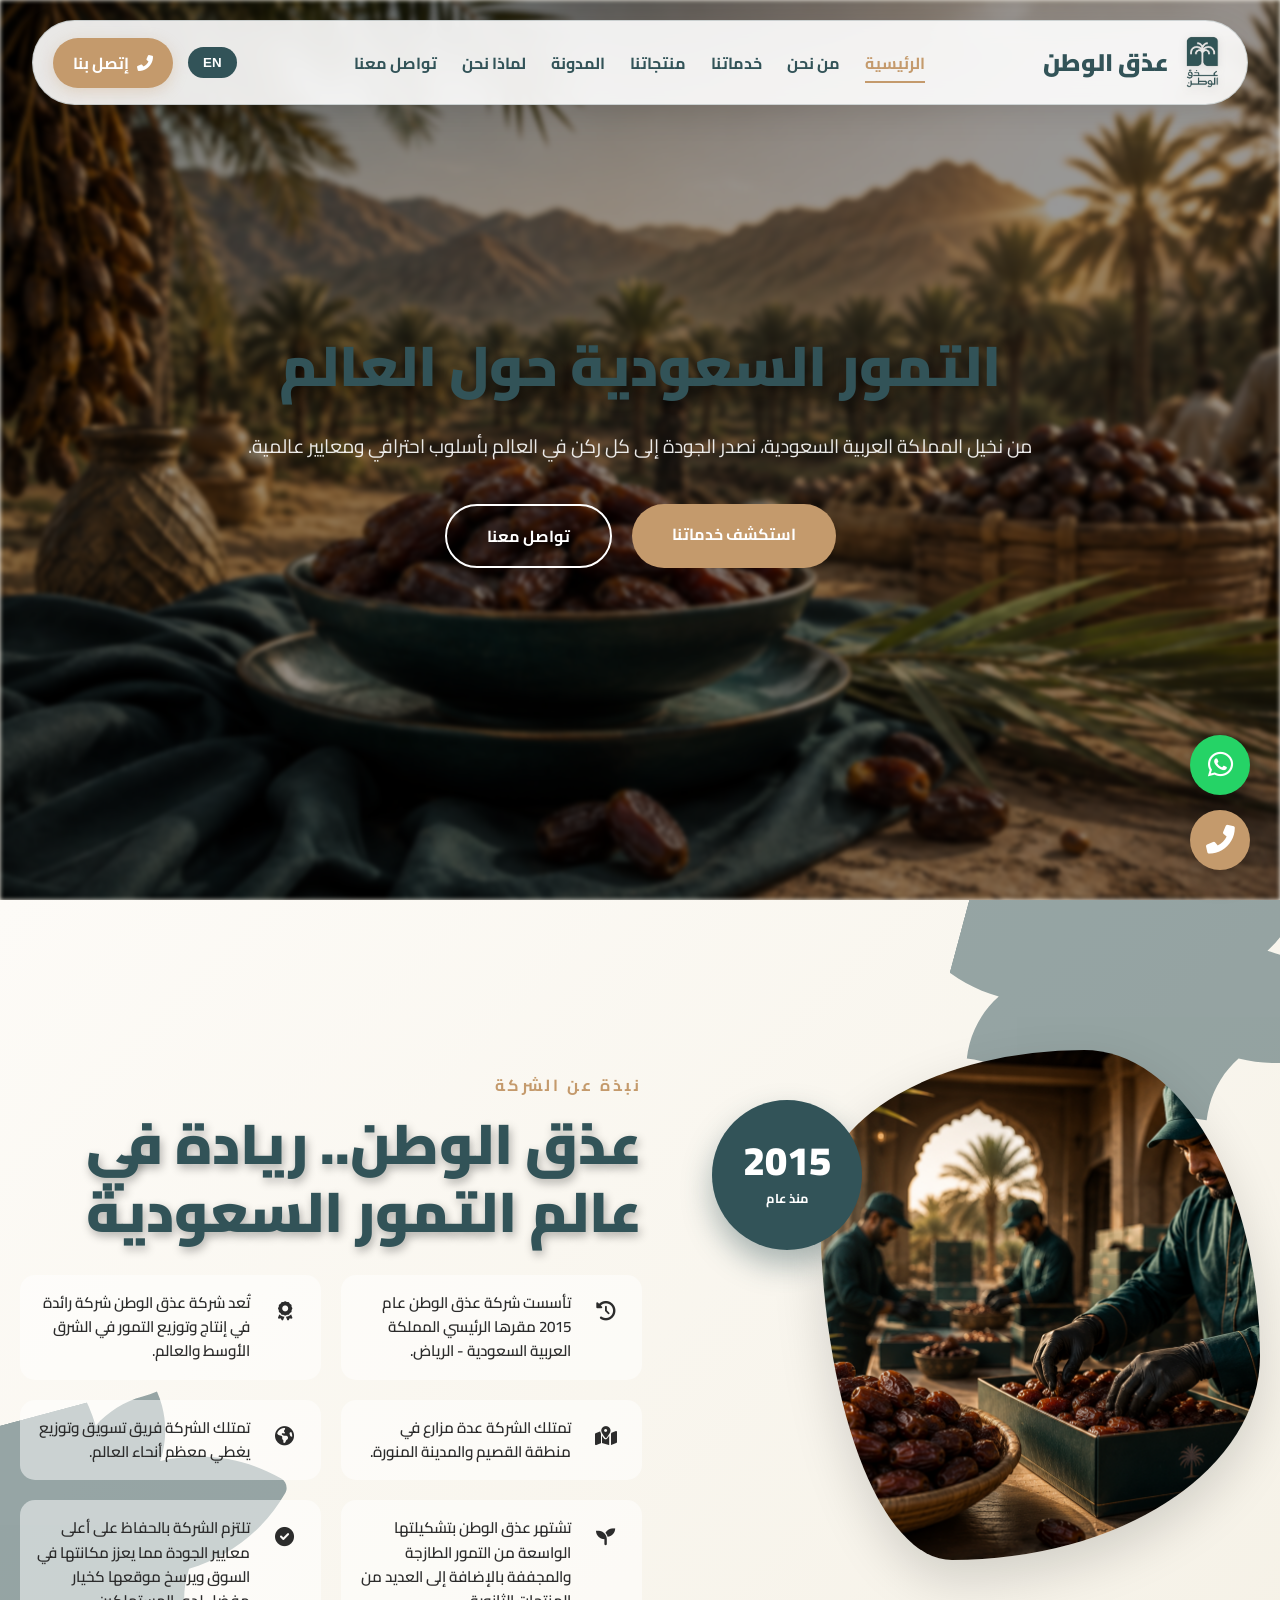
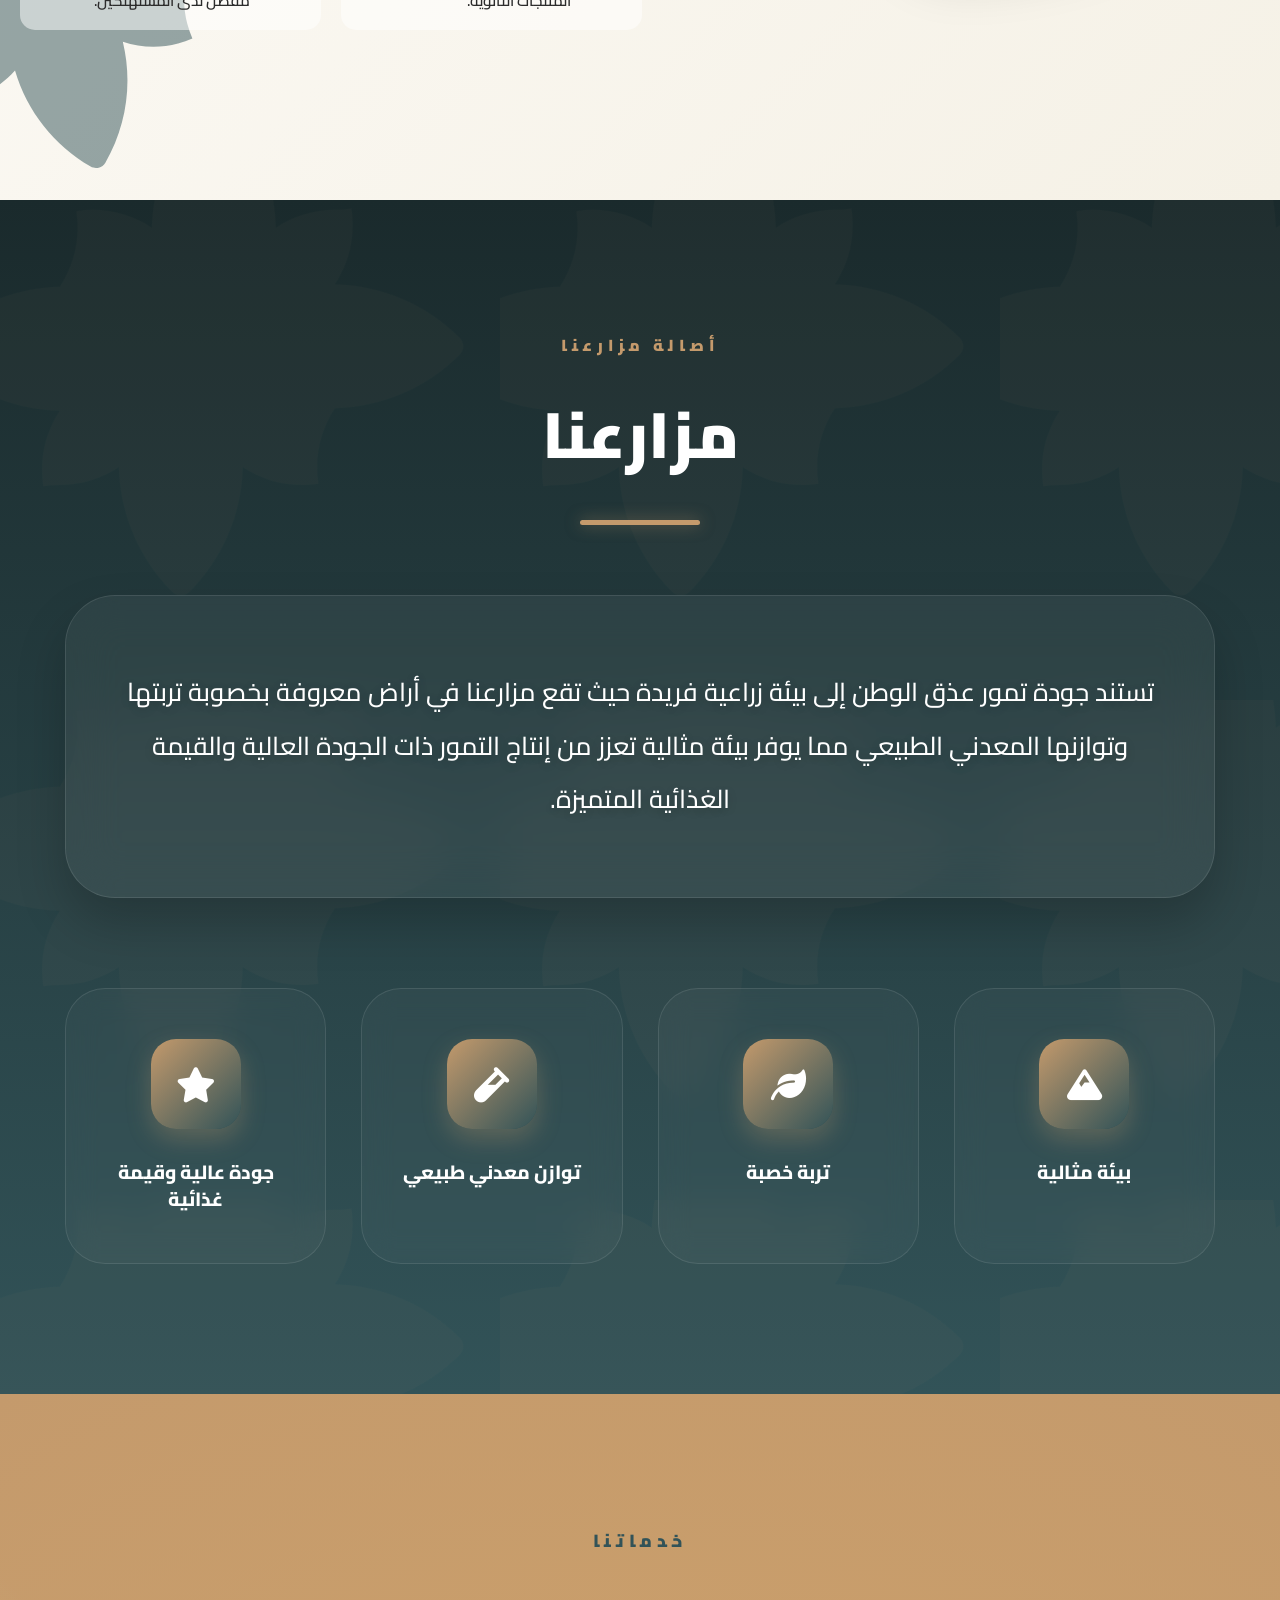
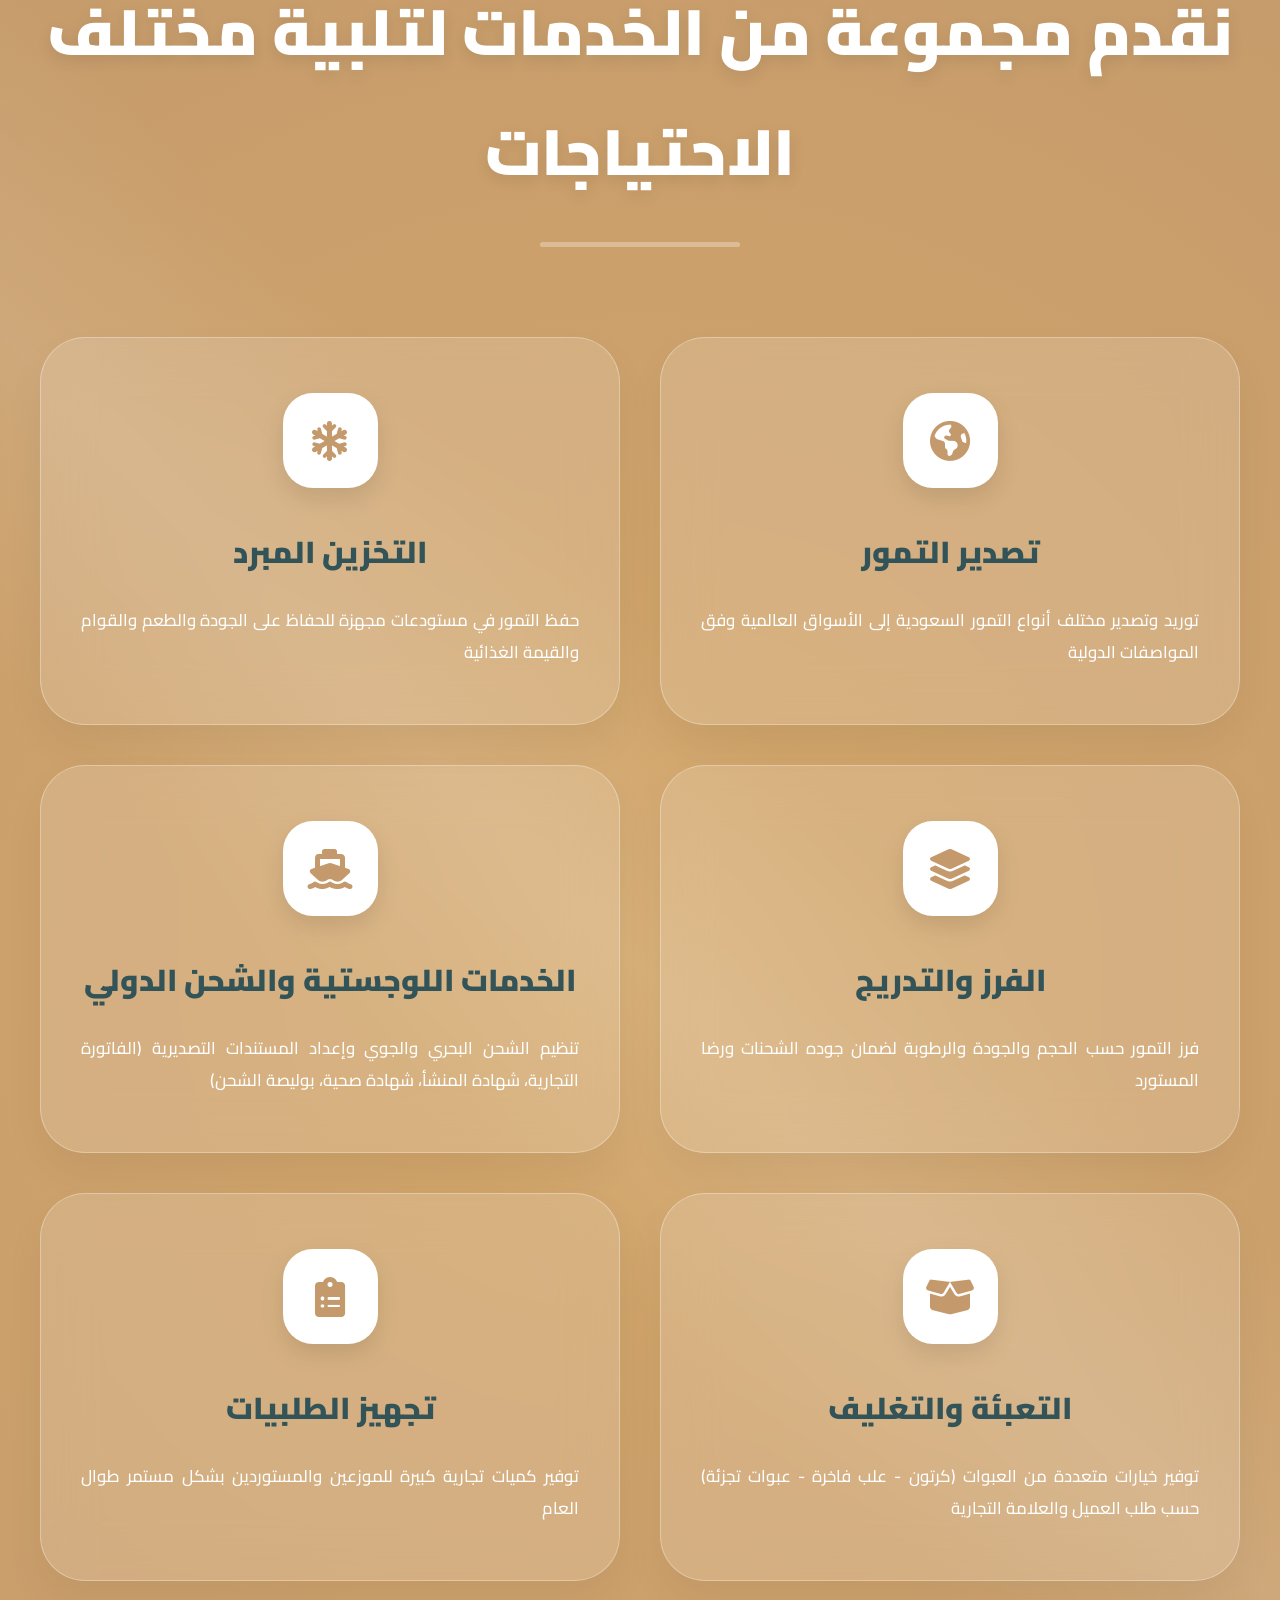
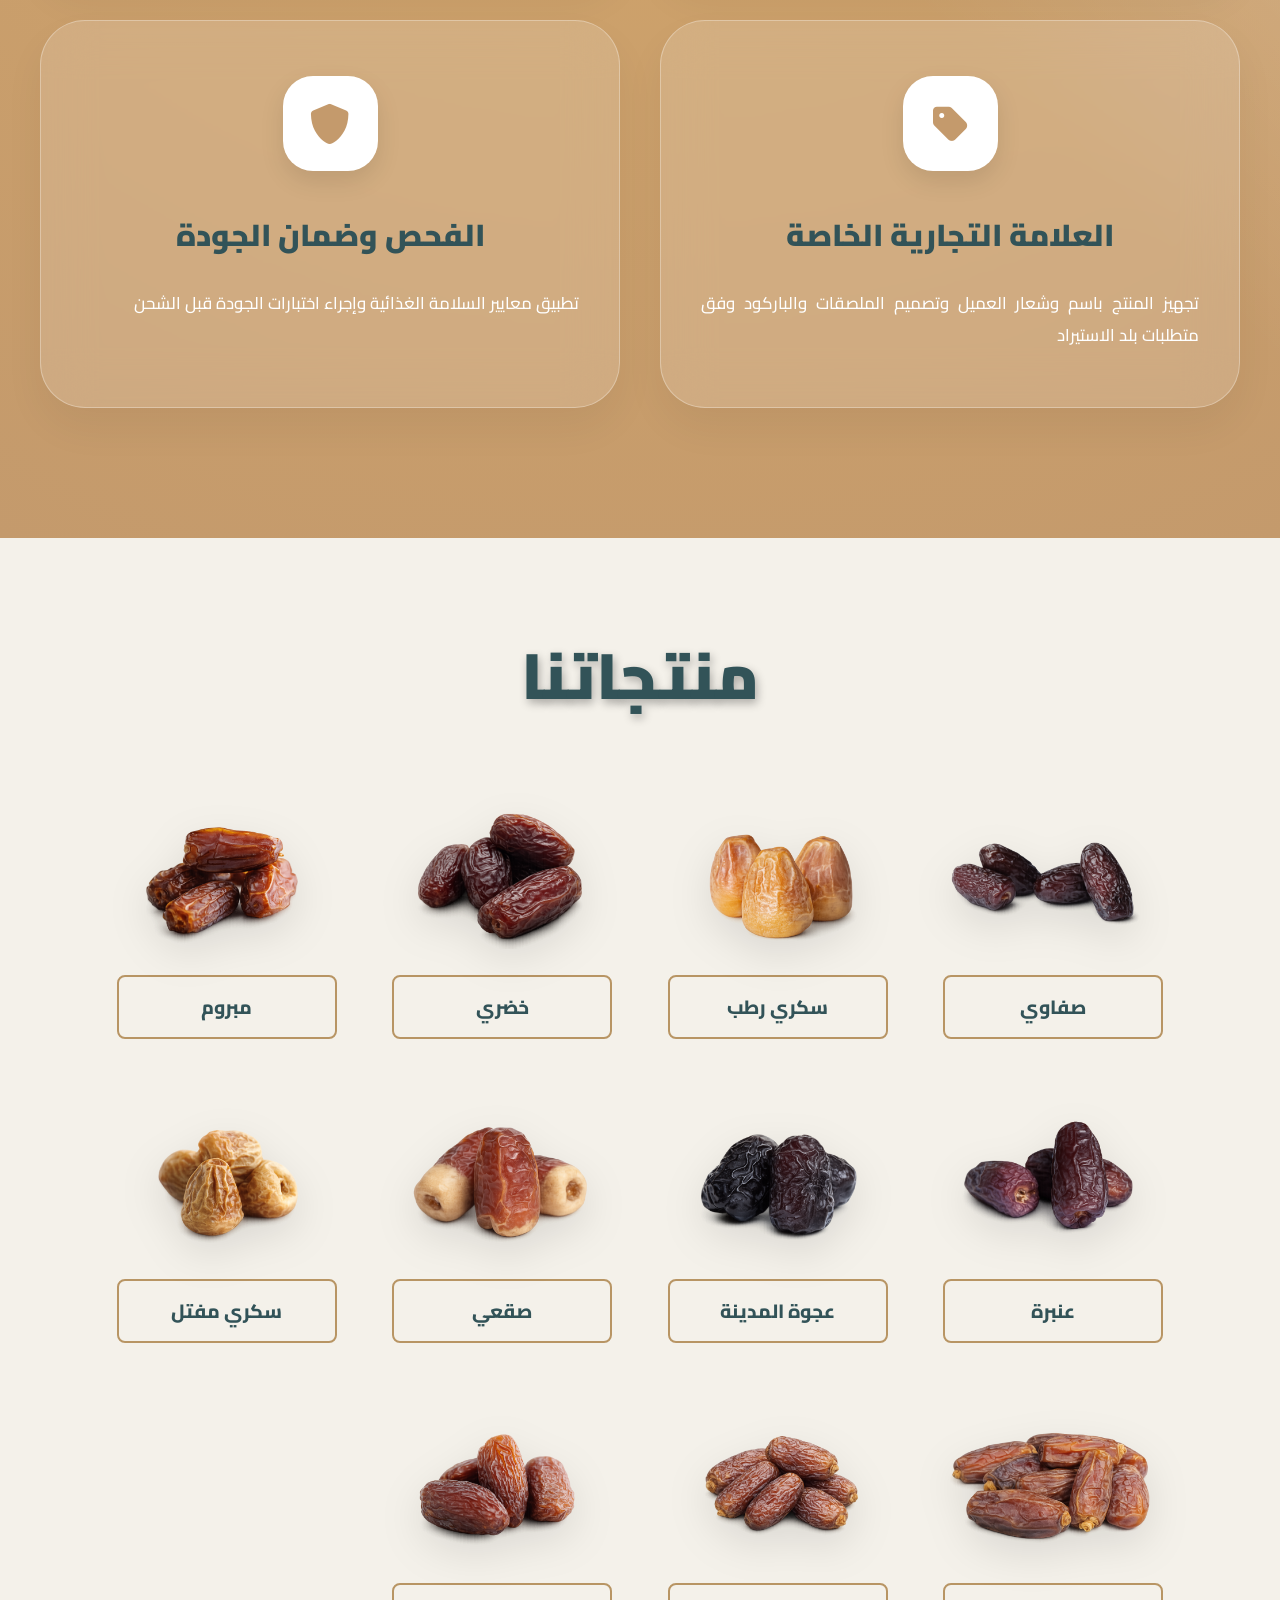
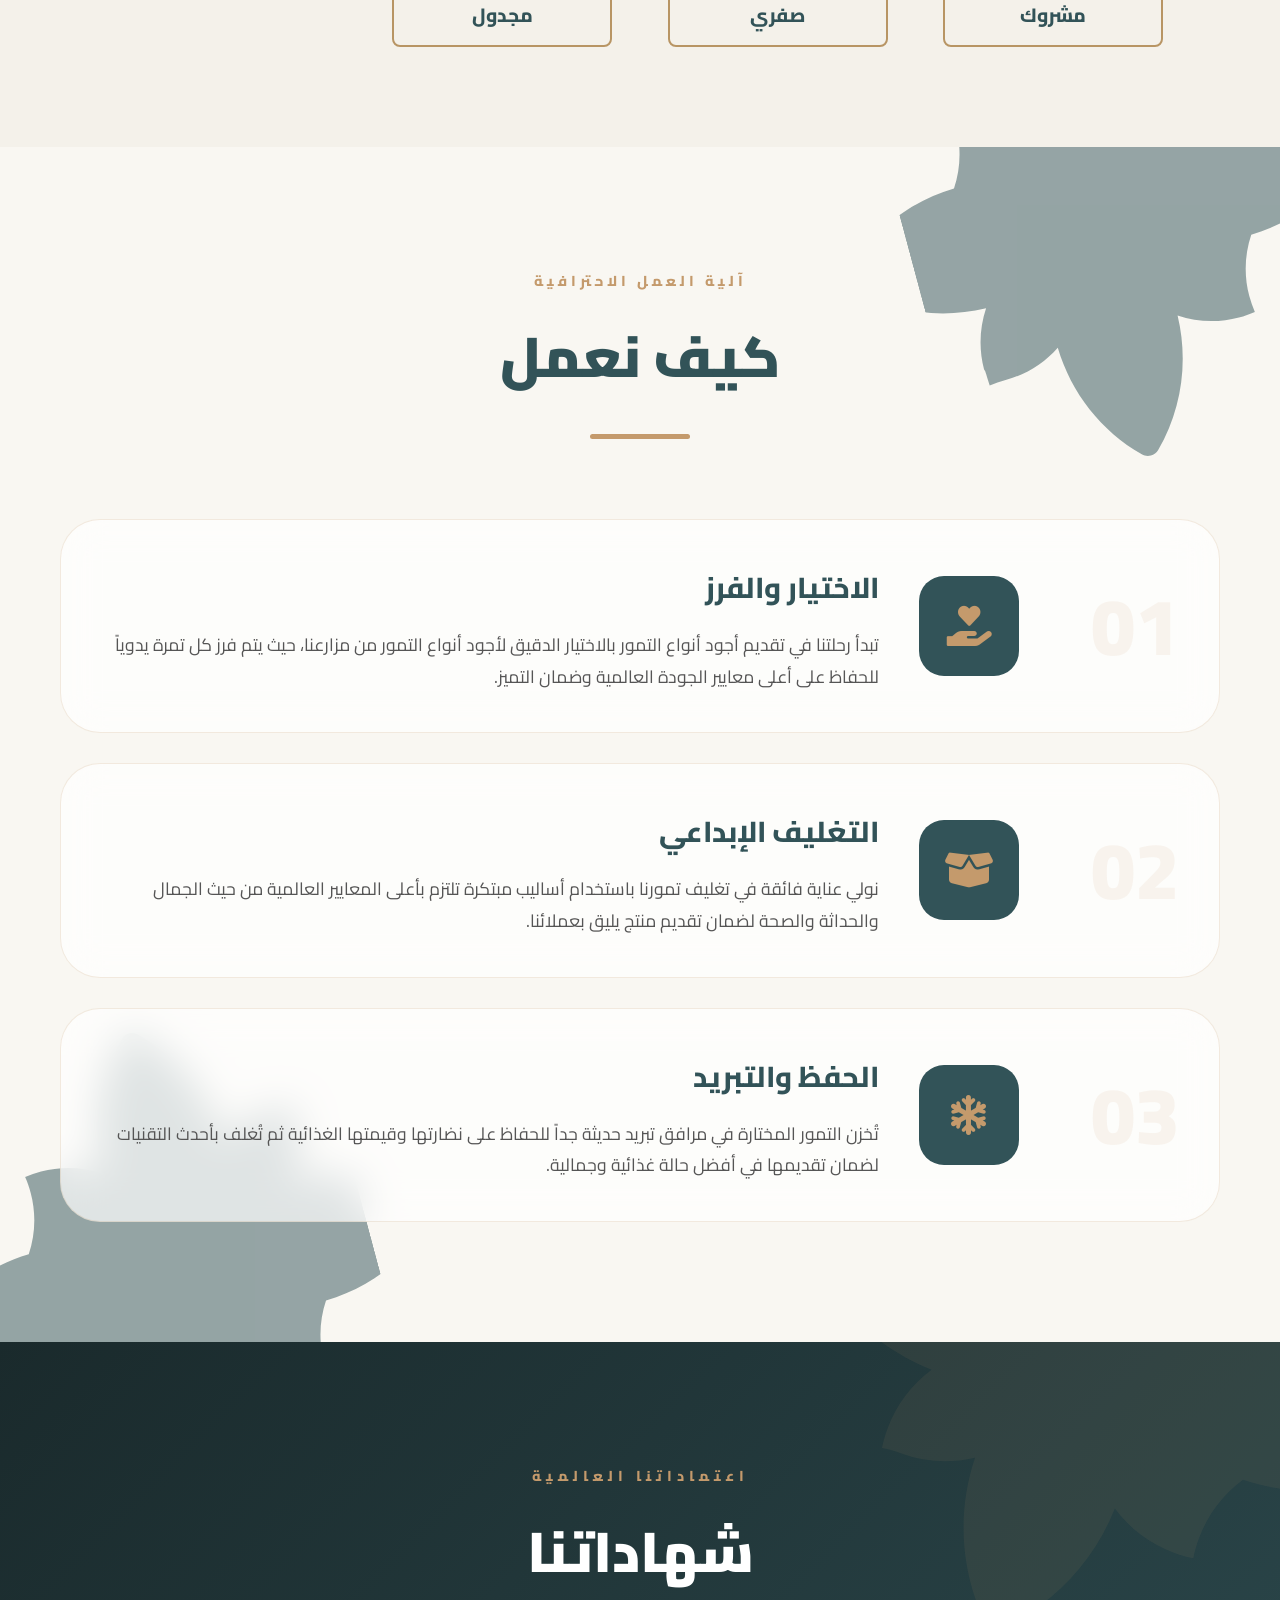
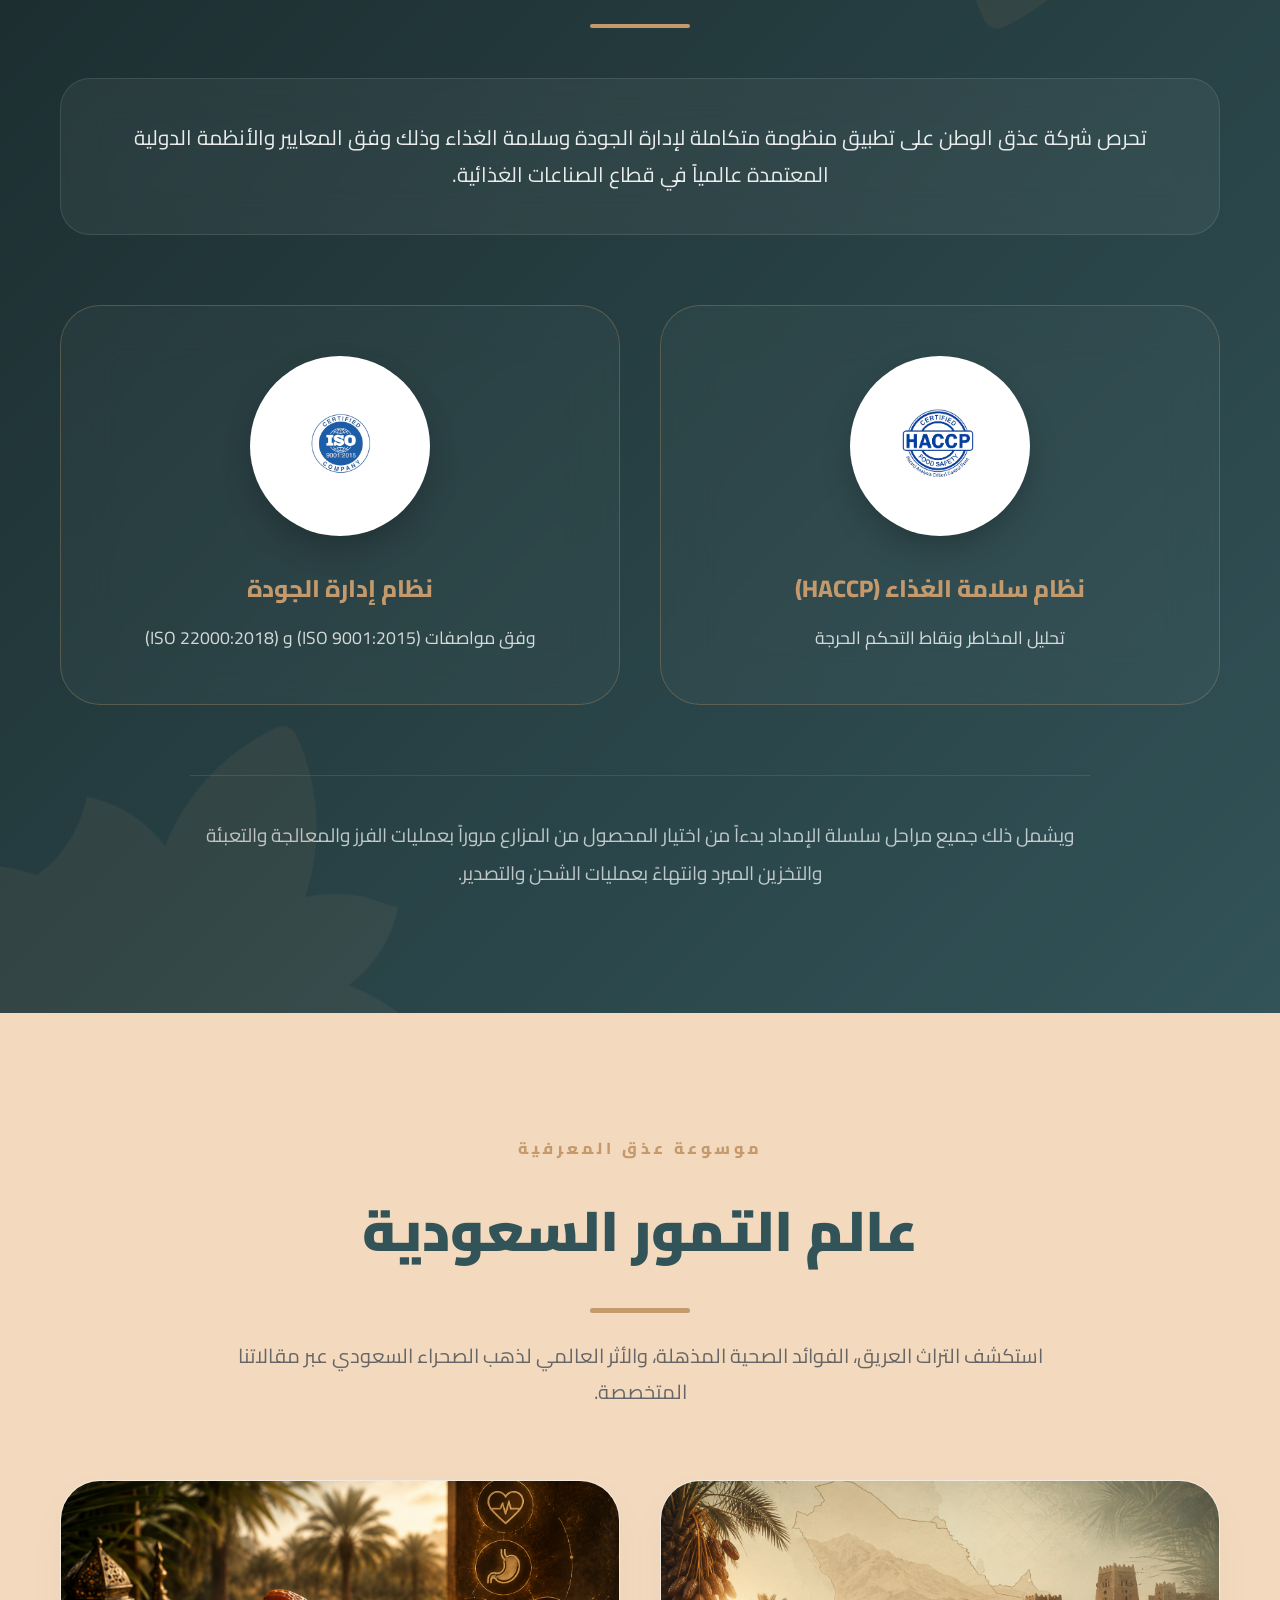
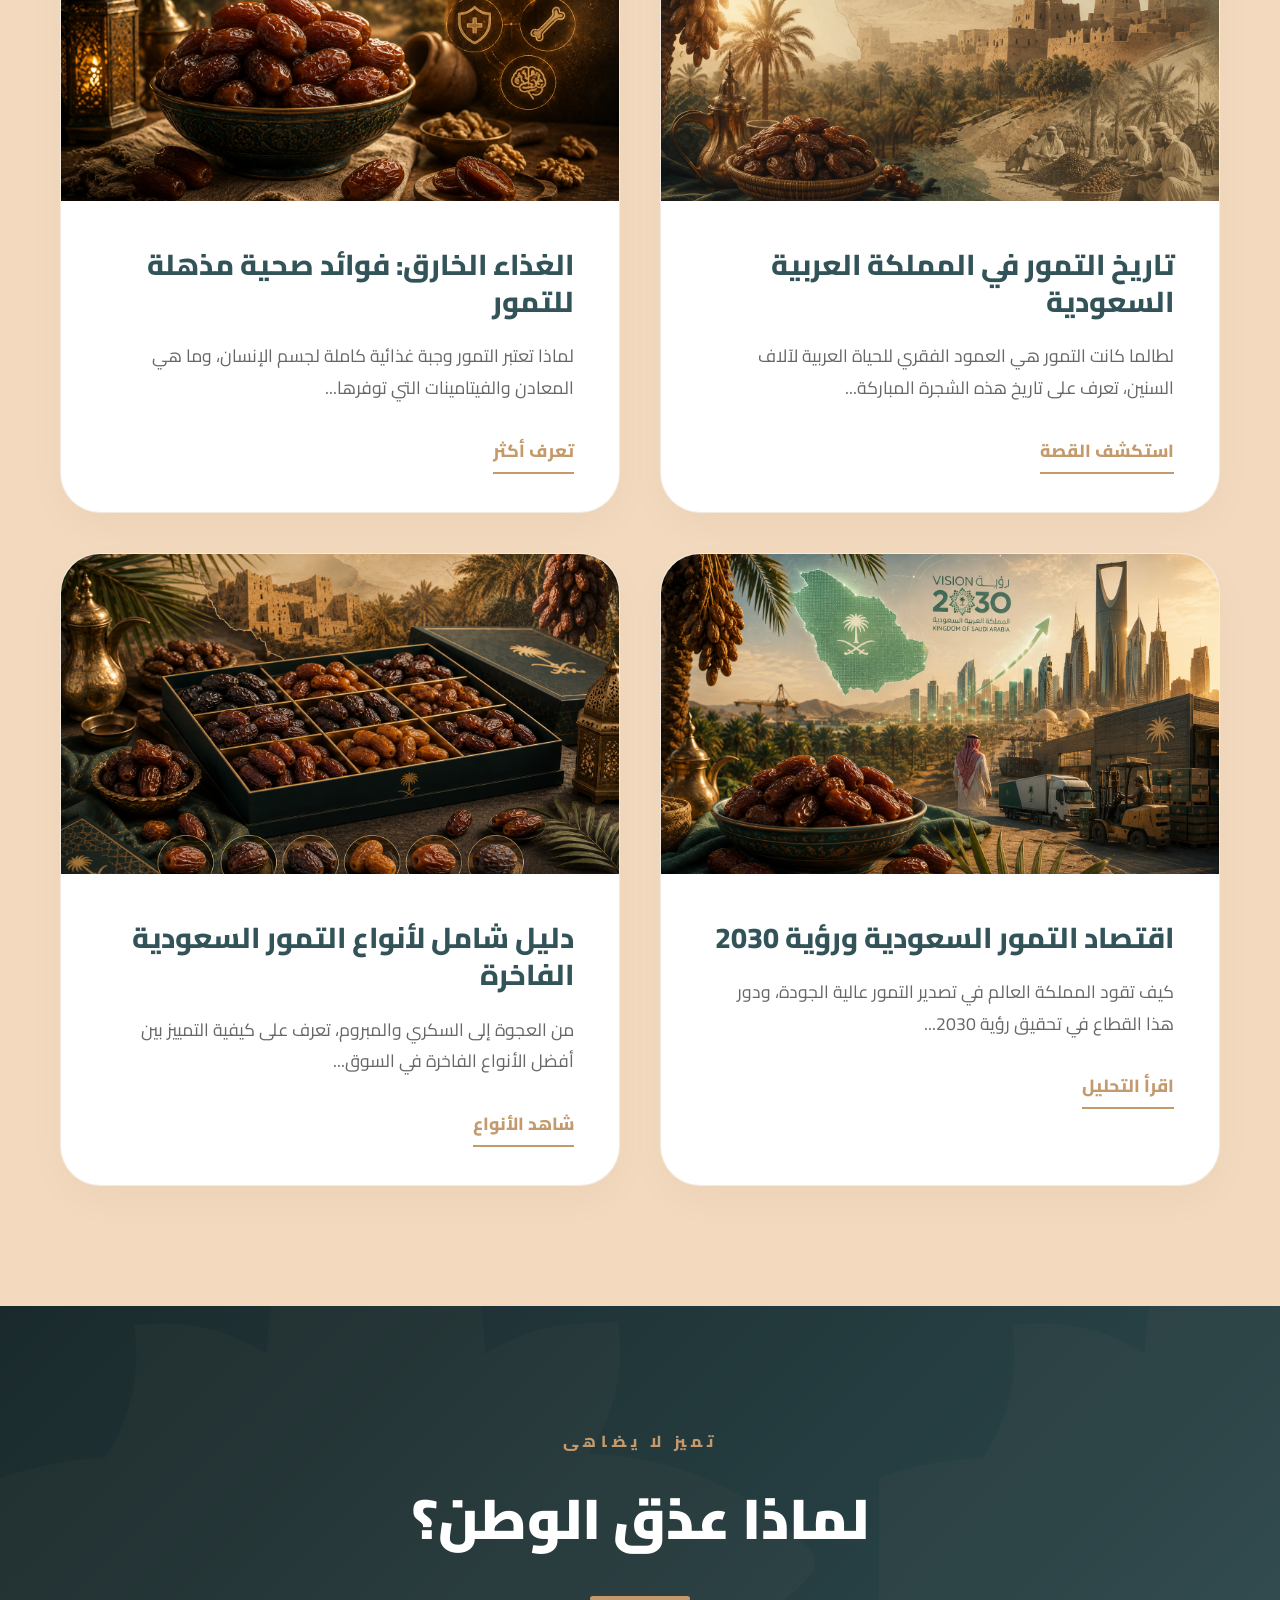
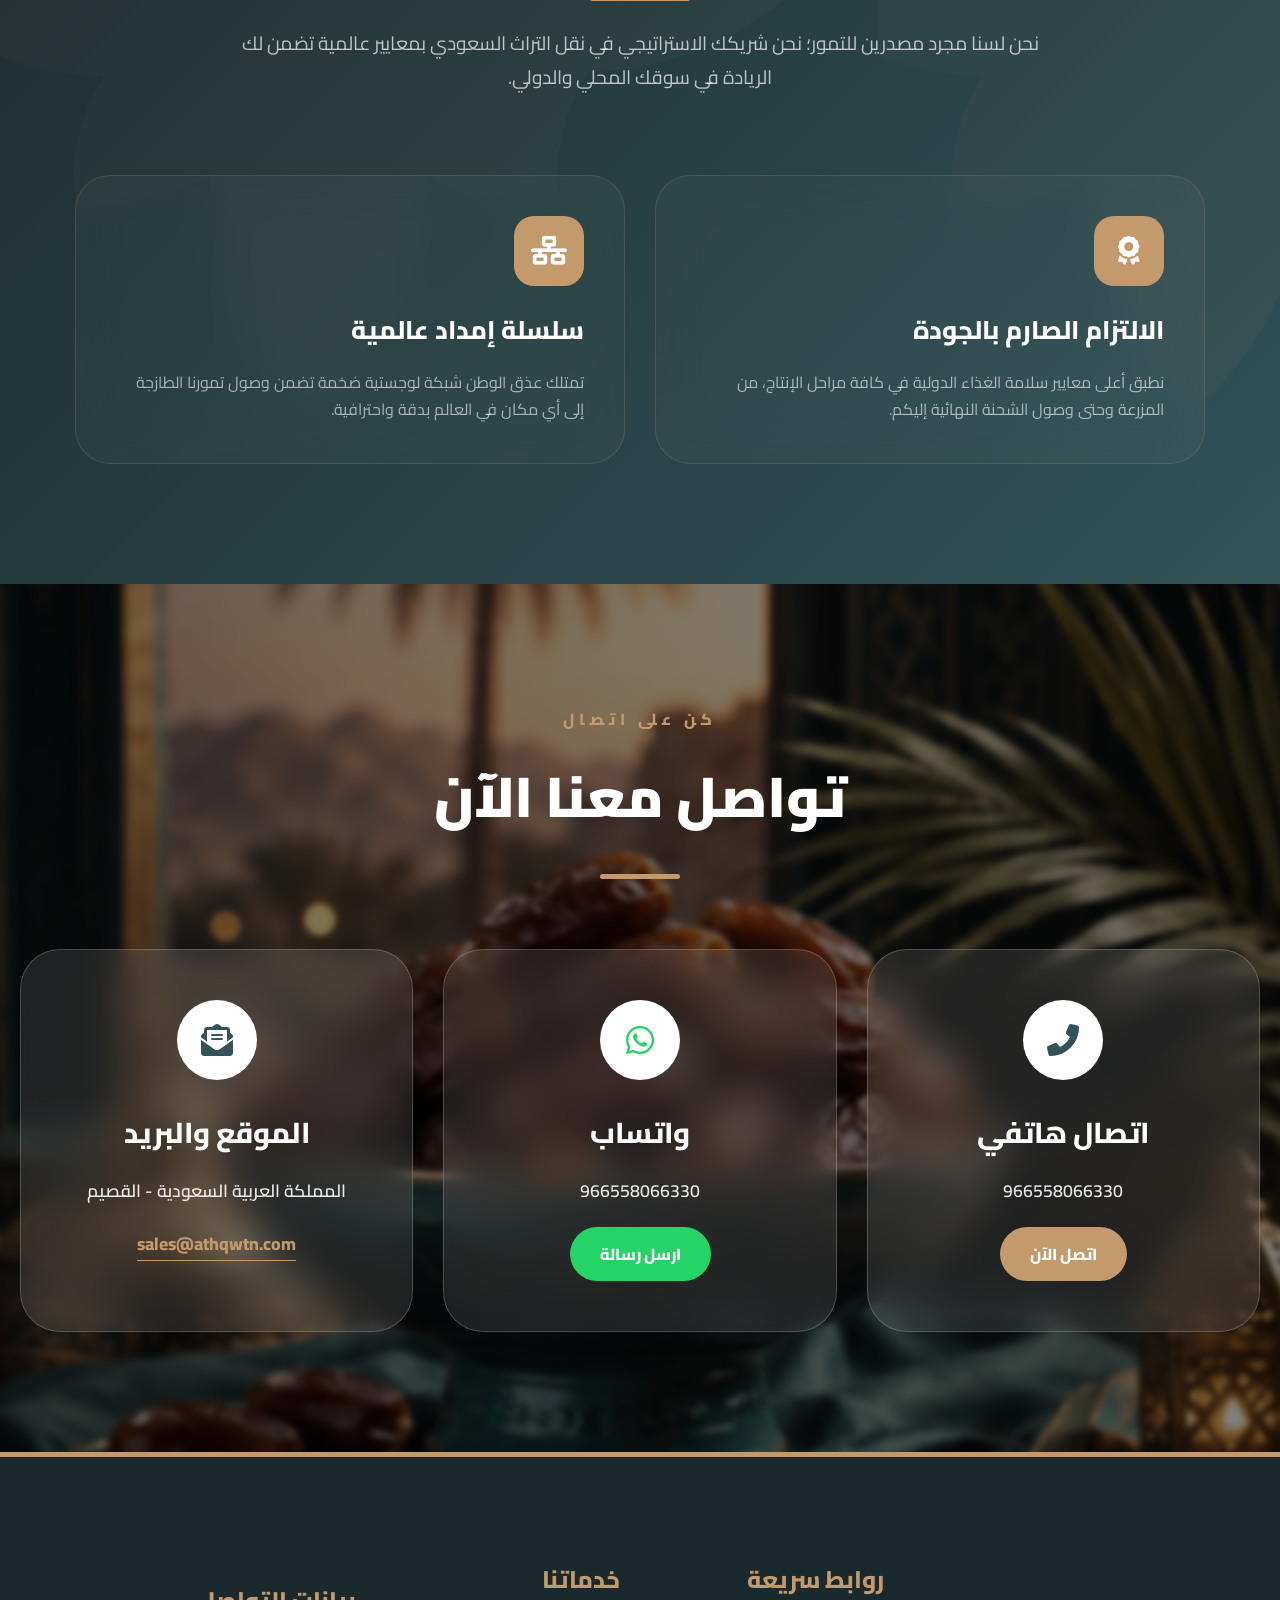
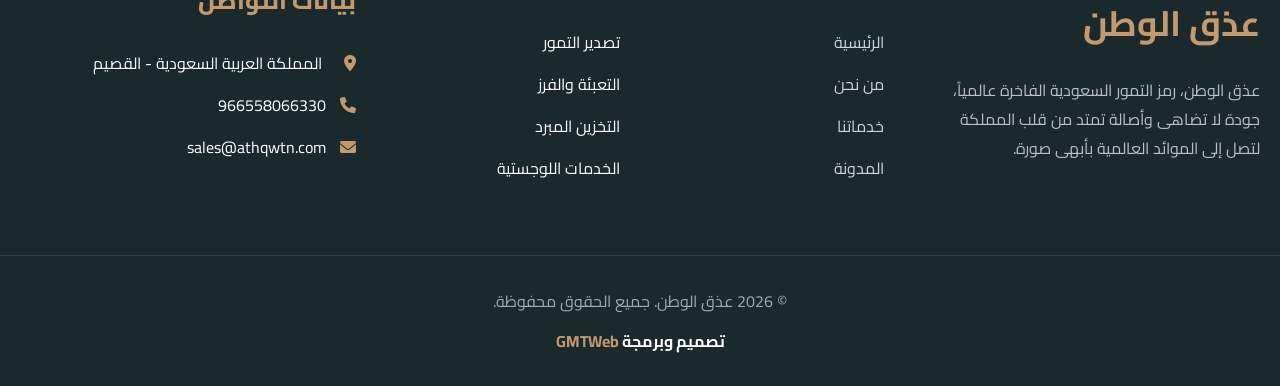
<file: index.html>
<!DOCTYPE html>
<html lang="ar" dir="rtl">
<head>
    <meta charset="UTF-8">
    <meta name="viewport" content="width=device-width, initial-scale=1.0">
    <title>عذق الوطن | تمور سعودية</title>
    <link rel="stylesheet" href="https://cdnjs.cloudflare.com/ajax/libs/font-awesome/6.0.0/css/all.min.css">
    <link href="https://unpkg.com/aos@2.3.1/dist/aos.css" rel="stylesheet">
    <link rel="stylesheet" href="style.css">
</head>
<body>
<div id="splash-screen">
    <div class="splash-content">
        <img src="images/logo.png" alt="Logo" class="splash-logo">
        <div class="loader-wrapper">
            <div class="loader-bar"></div>
        </div>
    </div>
</div>
<header class="glass-nav">
        <div class="container">
            <div class="logo-area">
        <img src="images/logo-ar.png" alt="Athq Logo AR" class="main-logo logo-ar">
        <img src="images/logo.png" alt="Athq Logo EN" class="main-logo logo-en">
    
    <span class="brand-name" data-en="Athq Al Watan" data-ar="عذق الوطن">عذق الوطن</span>
</div>

            <nav class="desktop-nav">
                <ul>
                    <li><a href="#home" class="nav-link active" data-en="Home" data-ar="الرئيسية">الرئيسية</a></li>
                    <li><a href="#about" class="nav-link" data-en="About" data-ar="من نحن">من نحن</a></li>
                    <li><a href="#services" class="nav-link" data-en="Services" data-ar="خدماتنا">خدماتنا</a></li>
                    <li><a href="#products" class="nav-link" data-ar="منتجاتنا" data-en="Products">منتجاتنا</a></li>
                    <li><a href="#blog" class="nav-link" data-en="Blog" data-ar="المدونة">المدونة</a></li>
                    <li><a href="#why-us" class="nav-link" data-en="Why Us" data-ar="لماذا نحن">لماذا نحن</a></li>
                    <li><a href="#contact" class="nav-link" data-en="Contact" data-ar="تواصل معنا">تواصل معنا</a></li>
                </ul>
            </nav>
            <div class="nav-actions">
                <button id="lang-switch" class="lang-btn">EN</button>
                <a href="tel:+966558066330" class="call-btn desktop-only">
                    <i class="fas fa-phone-alt"></i>
                    <span data-en="Call Us" data-ar="إتصل بنا">إتصل بنا</span>
                </a>
                <div class="menu-toggle" id="mobile-menu-open">
                    <span></span>
                    <span></span>
                    <span></span>
                </div>
            </div>
        </div>
</header>
<div class="side-menu" id="side-menu">
        <div class="close-btn" id="mobile-menu-close">&times;</div>
        <div class="side-content">
            <ul class="mobile-nav-links">
                <li><a href="#home" class="active" data-en="Home" data-ar="الرئيسية">الرئيسية</a></li>
                <li><a href="#about" data-en="About" data-ar="من نحن">من نحن</a></li>
                <li><a href="#services" data-en="Services" data-ar="خدماتنا">خدماتنا</a></li>
                <li><a href="#products" data-ar="منتجاتنا" data-en="Products">منتجاتنا</a></li>
                <li><a href="#blog" data-en="Blog" data-ar="المدونة">المدونة</a></li>
                <li><a href="#why-us" data-en="Why Us" data-ar="لماذا نحن">لماذا نحن</a></li>
                <li><a href="#contact" data-en="Contact" data-ar="تواصل معنا">تواصل معنا</a></li>
            </ul>
        </div>
</div>
<div class="overlay" id="overlay"></div>
<section id="home" class="hero-section">
        <div class="hero-bg-anim"></div>
        <div class="container hero-container">
            <div class="hero-content" data-aos="zoom-out-up" data-aos-duration="1500">
                <h1 class="main-title" data-en="Premium Saudi Dates To The World" data-ar="التمور السعودية حول العالم">التمور السعودية حول العالم</h1>
                <p class="hero-desc" data-en="From the finest palms of Saudi Arabia, we export quality to every corner of the globe." data-ar="من نخيل المملكة العربية السعودية، نصدر الجودة إلى كل ركن في العالم بأسلوب احترافي ومعايير عالمية.">من نخيل المملكة العربية السعودية، نصدر الجودة إلى كل ركن في العالم بأسلوب احترافي ومعايير عالمية.</p>
                <div class="hero-btns">
                    <a href="#services" class="primary-btn" data-en="Our Services" data-ar="استكشف خدماتنا">استكشف خدماتنا</a>
                    <a href="#contact" class="secondary-btn" data-en="Contact Us" data-ar="تواصل معنا">تواصل معنا</a>
                </div>
            </div>
        </div>
        <div class="floating-elements">
            <div class="element el-1"></div>
            <div class="element el-2"></div>
        </div>
</section>
<section id="about" class="about-creative">
    <div class="palm-watermark top-right"></div>
    <div class="palm-watermark bottom-left"></div>
    
    <div class="container">
        <div class="about-wrapper">
            <div class="about-visuals" data-aos="zoom-in-right" data-aos-duration="1500">
                <div class="image-stack">
                    <div class="img-blob main-blob">
                        <img src="images/about2.png" alt="Saudi Dates">
                    </div>
                    <div class="experience-badge">
                        <span class="num">2015</span>
                        <span class="txt" data-en="Since" data-ar="منذ عام">منذ عام</span>
                    </div>
                </div>
            </div>

            <div class="about-info" data-aos="fade-up" data-aos-duration="1500">
                <div class="header-reveal">
                    <span class="sup-title" data-en="Company Profile" data-ar="نبذة عن الشركة">نبذة عن الشركة</span>
                    <h2 class="main-title" data-en="Athq Al Watan.. Leadership in Saudi Dates" data-ar="عذق الوطن.. ريادة في عالم التمور السعودية">عذق الوطن.. ريادة في عالم التمور السعودية</h2>
                </div>
                
                <div class="info-grid">
                    <div class="info-item">
                        <div class="info-icon"><i class="fas fa-history"></i></div>
                        <p data-en="Athq Al Watan was founded in 2015, headquartered in Riyadh, Kingdom of Saudi Arabia." data-ar="تأسست شركة عذق الوطن عام 2015 مقرها الرئيسي المملكة العربية السعودية - الرياض.">تأسست شركة عذق الوطن عام 2015 مقرها الرئيسي المملكة العربية السعودية - الرياض.</p>
                    </div>

                    <div class="info-item">
                        <div class="info-icon"><i class="fas fa-award"></i></div>
                        <p data-en="The company is considered a leader in the production and distribution of dates in the Middle East and the world." data-ar="تُعد شركة عذق الوطن شركة رائدة في إنتاج وتوزيع التمور في الشرق الأوسط والعالم.">تُعد شركة عذق الوطن شركة رائدة في إنتاج وتوزيع التمور في الشرق الأوسط والعالم.</p>
                    </div>

                    <div class="info-item">
                        <div class="info-icon"><i class="fas fa-map-marked-alt"></i></div>
                        <p data-en="The company owns several farms in the Al-Qassim and Al-Madinah regions." data-ar="تمتلك الشركة عدة مزارع في منطقة القصيم والمدينة المنورة.">تمتلك الشركة عدة مزارع في منطقة القصيم والمدينة المنورة.</p>
                    </div>

                    <div class="info-item">
                        <div class="info-icon"><i class="fas fa-globe-americas"></i></div>
                        <p data-en="The company has a marketing and distribution team covering most parts of the world." data-ar="تمتلك الشركة فريق تسويق وتوزيع يغطي معظم أنحاء العالم.">تمتلك الشركة فريق تسويق وتوزيع يغطي معظم أنحاء العالم.</p>
                    </div>

                    <div class="info-item">
                        <div class="info-icon"><i class="fas fa-seedling"></i></div>
                        <p data-en="Athq Al Watan is famous for its wide variety of fresh and dried dates, in addition to many secondary products." data-ar="تشتهر عذق الوطن بتشكيلتها الواسعة من التمور الطازجة والمجففة بالإضافة إلى العديد من المنتجات الثانوية.">تشتهر عذق الوطن بتشكيلتها الواسعة من التمور الطازجة والمجففة بالإضافة إلى العديد من المنتجات الثانوية.</p>
                    </div>

                    <div class="info-item">
                        <div class="info-icon"><i class="fas fa-check-circle"></i></div>
                        <p data-en="The company is committed to maintaining the highest quality standards, which enhances its market position and solidifies it as a preferred choice for consumers." data-ar="تلتزم الشركة بالحفاظ على أعلى معايير الجودة مما يعزز مكانتها في السوق ويرسخ موقعها كخيار مفضل لدى المستهلكين.">تلتزم الشركة بالحفاظ على أعلى معايير الجودة مما يعزز مكانتها في السوق ويرسخ موقعها كخيار مفضل لدى المستهلكين.</p>
                    </div>
                </div>
            </div>
        </div>
    </div>
</section>
<section id="farms" class="dark-farms-pro">
    <div class="dark-shimmer-bg"></div>
    
    <div class="farms-pro-isolated">
        <div class="farms-pro-header" data-aos="fade-down">
            <span class="pro-tag-gold" data-en="OUR HERITAGE" data-ar="أصالة مزارعنا">أصالة مزارعنا</span>
            <h2 class="pro-main-title" data-en="Our Farms" data-ar="مزارعنا">مزارعنا</h2>
            <div class="pro-title-line"></div>
        </div>

        <div class="pro-glass-desc-box" data-aos="zoom-in" data-aos-duration="1200">
            <p data-en="The quality of Athq Al Watan dates is based on a unique agricultural environment, as our farms are located in lands known for their soil fertility and natural mineral balance, providing an ideal environment that enhances the production of dates with high quality and distinguished nutritional value." 
               data-ar="تستند جودة تمور عذق الوطن إلى بيئة زراعية فريدة حيث تقع مزارعنا في أراض معروفة بخصوبة تربتها وتوازنها المعدني الطبيعي مما يوفر بيئة مثالية تعزز من إنتاج التمور ذات الجودة العالية والقيمة الغذائية المتميزة.">
                تستند جودة تمور عذق الوطن إلى بيئة زراعية فريدة حيث تقع مزارعنا في أراض معروفة بخصوبة تربتها وتوازنها المعدني الطبيعي مما يوفر بيئة مثالية تعزز من إنتاج التمور ذات الجودة العالية والقيمة الغذائية المتميزة.
            </p>
        </div>

        <div class="pro-features-flex">
            <div class="pro-glass-feature" data-aos="fade-up" data-aos-delay="100">
                <div class="pro-icon-orb"><i class="fas fa-mountain"></i></div>
                <h4 data-en="Ideal Environment" data-ar="بيئة مثالية">بيئة مثالية</h4>
            </div>

            <div class="pro-glass-feature" data-aos="fade-up" data-aos-delay="200">
                <div class="pro-icon-orb"><i class="fas fa-leaf"></i></div>
                <h4 data-en="Fertile Soil" data-ar="تربة خصبة">تربة خصبة</h4>
            </div>

            <div class="pro-glass-feature" data-aos="fade-up" data-aos-delay="300">
                <div class="pro-icon-orb"><i class="fas fa-vial"></i></div>
                <h4 data-en="Natural Mineral Balance" data-ar="توازن معدني طبيعي">توازن معدني طبيعي</h4>
            </div>

            <div class="pro-glass-feature" data-aos="fade-up" data-aos-delay="400">
                <div class="pro-icon-orb"><i class="fas fa-star"></i></div>
                <h4 data-en="High Quality & Nutrition" data-ar="جودة عالية وقيمة غذائية">جودة عالية وقيمة غذائية</h4>
            </div>
        </div>
    </div>
</section>
<section id="services" class="royal-gold-services">
    <div class="shimmer-effect"></div>
    <div class="services-isolated-container">
        
        <div class="luxury-head-area" data-aos="fade-down">
            <span class="gold-mini-title" data-en="Our Services" data-ar="خدماتنا">خدماتنا</span>
            <h2 class="gold-main-title" data-en="Integrated Solutions for the Global Market" data-ar="نقدم مجموعة من الخدمات لتلبية مختلف الاحتياجات">نقدم مجموعة من الخدمات لتلبية مختلف الاحتياجات</h2>
            <div class="royal-divider"><span></span></div>
        </div>

        <div class="glass-services-grid">
            <div class="glass-luxury-card" data-aos="flip-left">
                <div class="service-icon-sphere"><i class="fas fa-globe-americas"></i></div>
                <h3 data-en="Dates Export" data-ar="تصدير التمور">تصدير التمور</h3>
                <p data-en="Supplying and exporting various types of Saudi dates to international markets according to international specifications." data-ar="توريد وتصدير مختلف أنواع التمور السعودية إلى الأسواق العالمية وفق المواصفات الدولية">توريد وتصدير مختلف أنواع التمور السعودية إلى الأسواق العالمية وفق المواصفات الدولية</p>
            </div>

            <div class="glass-luxury-card" data-aos="flip-left" data-aos-delay="100">
                <div class="service-icon-sphere"><i class="fas fa-snowflake"></i></div>
                <h3 data-en="Cold Storage" data-ar="التخزين المبرد">التخزين المبرد</h3>
                <p data-en="Preserving dates in equipped warehouses to maintain quality, taste, texture, and nutritional value." data-ar="حفظ التمور في مستودعات مجهزة للحفاظ على الجودة والطعم والقوام والقيمة الغذائية">حفظ التمور في مستودعات مجهزة للحفاظ على الجودة والطعم والقوام والقيمة الغذائية</p>
            </div>

            <div class="glass-luxury-card" data-aos="flip-left" data-aos-delay="200">
                <div class="service-icon-sphere"><i class="fas fa-layer-group"></i></div>
                <h3 data-en="Sorting and Grading" data-ar="الفرز والتدريج">الفرز والتدريج</h3>
                <p data-en="Sorting dates by size, quality, and moisture to ensure shipment quality and importer satisfaction." data-ar="فرز التمور حسب الحجم والجودة والرطوبة لضمان جوده الشحنات ورضا المستورد">فرز التمور حسب الحجم والجودة والرطوبة لضمان جوده الشحنات ورضا المستورد</p>
            </div>

            <div class="glass-luxury-card" data-aos="flip-left" data-aos-delay="300">
                <div class="service-icon-sphere"><i class="fas fa-ship"></i></div>
                <h3 data-en="Logistics and International Shipping" data-ar="الخدمات اللوجستية والشحن الدولي">الخدمات اللوجستية والشحن الدولي</h3>
                <p data-en="Organizing sea and air freight and preparing export documents (commercial invoice, certificate of origin, health certificate, bill of lading)." data-ar="تنظيم الشحن البحري والجوي وإعداد المستندات التصديرية (الفاتورة التجارية، شهادة المنشأ، شهادة صحية، بوليصة الشحن)">تنظيم الشحن البحري والجوي وإعداد المستندات التصديرية (الفاتورة التجارية، شهادة المنشأ، شهادة صحية، بوليصة الشحن)</p>
            </div>

            <div class="glass-luxury-card" data-aos="flip-left" data-aos-delay="400">
                <div class="service-icon-sphere"><i class="fas fa-box-open"></i></div>
                <h3 data-en="Packaging" data-ar="التعبئة والتغليف">التعبئة والتغليف</h3>
                <p data-en="Providing multiple packaging options (carton - luxury boxes - retail packs) according to the customer's request and brand." data-ar="توفير خيارات متعددة من العبوات (كرتون - علب فاخرة - عبوات تجزئة) حسب طلب العميل والعلامة التجارية">توفير خيارات متعددة من العبوات (كرتون - علب فاخرة - عبوات تجزئة) حسب طلب العميل والعلامة التجارية</p>
            </div>

            <div class="glass-luxury-card" data-aos="flip-left" data-aos-delay="500">
                <div class="service-icon-sphere"><i class="fas fa-clipboard-list"></i></div>
                <h3 data-en="Order Preparation" data-ar="تجهيز الطلبيات">تجهيز الطلبيات</h3>
                <p data-en="Providing large commercial quantities for distributors and importers continuously throughout the year." data-ar="توفير كميات تجارية كبيرة للموزعين والمستوردين بشكل مستمر طوال العام">توفير كميات تجارية كبيرة للموزعين والمستوردين بشكل مستمر طوال العام</p>
            </div>

            <div class="glass-luxury-card" data-aos="flip-left" data-aos-delay="600">
                <div class="service-icon-sphere"><i class="fas fa-tag"></i></div>
                <h3 data-en="Private Labeling" data-ar="العلامة التجارية الخاصة">العلامة التجارية الخاصة</h3>
                <p data-en="Preparing the product with the customer's name and logo and designing labels and barcodes according to the requirements of the importing country." data-ar="تجهيز المنتج باسم وشعار العميل وتصميم الملصقات والباركود وفق متطلبات بلد الاستيراد">تجهيز المنتج باسم وشعار العميل وتصميم الملصقات والباركود وفق متطلبات بلد الاستيراد</p>
            </div>

            <div class="glass-luxury-card" data-aos="flip-left" data-aos-delay="700">
                <div class="service-icon-sphere"><i class="fas fa-shield-alt"></i></div>
                <h3 data-en="Quality Inspection and Assurance" data-ar="الفحص وضمان الجودة">الفحص وضمان الجودة</h3>
                <p data-en="Applying food safety standards and conducting quality tests before shipping." data-ar="تطبيق معايير السلامة الغذائية وإجراء اختبارات الجودة قبل الشحن">تطبيق معايير السلامة الغذائية وإجراء اختبارات الجودة قبل الشحن</p>
            </div>
        </div>
    </div>
</section>
<section id="products" class="products-section">
    <div class="products-container">
        <div class="section-head" data-aos="fade-down">
            <h2 class="main-title" data-ar="منتجاتنا" data-en="Our Products">منتجاتنا</h2>
        </div>

        <div class="products-grid">
            <div class="product-card" data-aos="zoom-in">
                <div class="product-img"><img src="images/صفاوي.png" alt="Safawi"></div>
                <div class="product-name-box"><span data-ar="صفاوي" data-en="Safawi">صفاوي</span></div>
            </div>

            <div class="product-card" data-aos="zoom-in" data-aos-delay="50">
                <div class="product-img"><img src="images/رطب.png" alt="Sukkari Rutab"></div>
                <div class="product-name-box"><span data-ar="سكري رطب" data-en="Sukkari Rutab">سكري رطب</span></div>
            </div>

            <div class="product-card" data-aos="zoom-in" data-aos-delay="100">
                <div class="product-img"><img src="images/خضري.png" alt="Khudri"></div>
                <div class="product-name-box"><span data-ar="خضري" data-en="Khudri">خضري</span></div>
            </div>

            <div class="product-card" data-aos="zoom-in" data-aos-delay="150">
                <div class="product-img"><img src="images/مبروم.png" alt="Mabroom"></div>
                <div class="product-name-box"><span data-ar="مبروم" data-en="Mabroom">مبروم</span></div>
            </div>

            <div class="product-card" data-aos="zoom-in" data-aos-delay="200">
                <div class="product-img"><img src="images/عنبره.png" alt="Anbara"></div>
                <div class="product-name-box"><span data-ar="عنبرة" data-en="Anbara">عنبرة</span></div>
            </div>

            <div class="product-card" data-aos="zoom-in" data-aos-delay="250">
                <div class="product-img"><img src="images/عجوة.png" alt="Ajwa Al Madinah"></div>
                <div class="product-name-box"><span data-ar="عجوة المدينة" data-en="Ajwa Al Madinah">عجوة المدينة</span></div>
            </div>

            <div class="product-card" data-aos="zoom-in" data-aos-delay="300">
                <div class="product-img"><img src="images/صقعي.png" alt="Sagai"></div>
                <div class="product-name-box"><span data-ar="صقعي" data-en="Sagai">صقعي</span></div>
            </div>

            <div class="product-card" data-aos="zoom-in" data-aos-delay="350">
                <div class="product-img"><img src="images/مفتل.png" alt="Sukkari Muftal"></div>
                <div class="product-name-box"><span data-ar="سكري مفتل" data-en="Sukkari Muftal">سكري مفتل</span></div>
            </div>

            <div class="product-card" data-aos="zoom-in" data-aos-delay="400">
                <div class="product-img"><img src="images/مشروك.png" alt="Mashrook"></div>
                <div class="product-name-box"><span data-ar="مشروك" data-en="Mashrook">مشروك</span></div>
            </div>

            <div class="product-card" data-aos="zoom-in" data-aos-delay="450">
                <div class="product-img"><img src="images/صفري.png" alt="Sufri"></div>
                <div class="product-name-box"><span data-ar="صفري" data-en="Sufri">صفري</span></div>
            </div>

            <div class="product-card" data-aos="zoom-in" data-aos-delay="500">
                <div class="product-img"><img src="images/مجدول.png" alt="Medjool"></div>
                <div class="product-name-box"><span data-ar="مجدول" data-en="Medjool">مجدول</span></div>
            </div>
        </div>
    </div>
</section>
<section id="how-we-work" class="workflow-modern-section">
    <div class="workflow-bg-art">
        <div class="art-palm palm-top"></div>
        <div class="art-palm palm-bottom"></div>
    </div>

    <div class="workflow-container-box">
        <div class="workflow-header" data-aos="fade-down">
            <span class="workflow-tag-line" data-en="OUR MASTER PROCESS" data-ar="آلية العمل الاحترافية">آلية العمل الاحترافية</span>
            <h2 class="workflow-main-title" data-en="How We Work" data-ar="كيف نعمل">كيف نعمل</h2>
            <div class="workflow-divider"></div>
        </div>

        <div class="workflow-steps-flex">
            <div class="step-modern-card" data-aos="fade-up" data-aos-delay="100">
                <div class="step-index">01</div>
                <div class="step-icon-box">
                    <i class="fas fa-hand-holding-heart"></i>
                </div>
                <div class="step-info">
                    <h3 data-en="Selection & Sorting" data-ar="الاختيار والفرز">الاختيار والفرز</h3>
                    <p data-en="Our journey begins with the meticulous selection of the finest dates from our farms, where each date is hand-sorted to meet the highest global quality standards." 
                       data-ar="تبدأ رحلتنا في تقديم أجود أنواع التمور بالاختيار الدقيق لأجود أنواع التمور من مزارعنا، حيث يتم فرز كل تمرة يدوياً للحفاظ على أعلى معايير الجودة العالمية وضمان التميز.">تبدأ رحلتنا في تقديم أجود أنواع التمور بالاختيار الدقيق لأجود أنواع التمور من مزارعنا، حيث يتم فرز كل تمرة يدوياً للحفاظ على أعلى معايير الجودة العالمية وضمان التميز.</p>
                </div>
            </div>

            <div class="step-modern-card" data-aos="fade-up" data-aos-delay="300">
                <div class="step-index">02</div>
                <div class="step-icon-box">
                    <i class="fas fa-box-open"></i>
                </div>
                <div class="step-info">
                    <h3 data-en="Artistic Packaging" data-ar="التغليف الإبداعي">التغليف الإبداعي</h3>
                    <p data-en="We use innovative and elegant packaging methods that adhere to the highest global standards of health and aesthetics to ensure a premium experience." 
                       data-ar="نولي عناية فائقة في تغليف تمورنا باستخدام أساليب مبتكرة تلتزم بأعلى المعايير العالمية من حيث الجمال والحداثة والصحة لضمان تقديم منتج يليق بعملائنا.">نولي عناية فائقة في تغليف تمورنا باستخدام أساليب مبتكرة تلتزم بأعلى المعايير العالمية من حيث الجمال والحداثة والصحة لضمان تقديم منتج يليق بعملائنا.</p>
                </div>
            </div>

            <div class="step-modern-card" data-aos="fade-up" data-aos-delay="500">
                <div class="step-index">03</div>
                <div class="step-icon-box">
                    <i class="fas fa-snowflake"></i>
                </div>
                <div class="step-info">
                    <h3 data-en="Preservation & Cooling" data-ar="الحفظ والتبريد">الحفظ والتبريد</h3>
                    <p data-en="Selected dates are preserved in state-of-the-art cooling facilities to maintain freshness and nutritional value, ensuring they reach you in perfect condition." 
                       data-ar="تُخزن التمور المختارة في مرافق تبريد حديثة جداً للحفاظ على نضارتها وقيمتها الغذائية ثم تُغلف بأحدث التقنيات لضمان تقديمها في أفضل حالة غذائية وجمالية.">تُخزن التمور المختارة في مرافق تبريد حديثة جداً للحفاظ على نضارتها وقيمتها الغذائية ثم تُغلف بأحدث التقنيات لضمان تقديمها في أفضل حالة غذائية وجمالية.</p>
                </div>
            </div>
        </div>
    </div>
</section>
<section id="certificates" class="certs-glass-section">
     <div class="certs-decor-wrap">
        <div class="decor-palm d-top-right"></div>
        <div class="decor-palm d-bottom-left"></div>
    </div>
        
        <div class="certs-header" data-aos="fade-down">
            <span class="gold-tag-mini" data-en="GLOBAL ACCREDITATION" data-ar="اعتماداتنا العالمية">اعتماداتنا العالمية</span>
            <h2 class="certs-main-title" data-en="Our Certificates" data-ar="شهاداتنا">شهاداتنا</h2>
            <div class="gold-line-anim"></div>
        </div>

        <div class="certs-intro-box" data-aos="zoom-in">
            <p data-en="Athq Al Watan is committed to implementing an integrated system for quality management and food safety, in accordance with international standards and systems recognized globally in the food industry sector." 
               data-ar="تحرص شركة عذق الوطن على تطبيق منظومة متكاملة لإدارة الجودة وسلامة الغذاء وذلك وفق المعايير والأنظمة الدولية المعتمدة عالمياً في قطاع الصناعات الغذائية.">
                تحرص شركة عذق الوطن على تطبيق منظومة متكاملة لإدارة الجودة وسلامة الغذاء وذلك وفق المعايير والأنظمة الدولية المعتمدة عالمياً في قطاع الصناعات الغذائية.
            </p>
        </div>

        <div class="certs-grid">
            <div class="cert-glass-card" data-aos="fade-right">
                <div class="cert-img-wrapper">
                    <img src="images/certi1.png" alt="HACCP">
                </div>
                <h4 data-en="Food Safety System (HACCP)" data-ar="نظام سلامة الغذاء (HACCP)">نظام سلامة الغذاء (HACCP)</h4>
                <p data-en="Hazard Analysis and Critical Control Points" data-ar="تحليل المخاطر ونقاط التحكم الحرجة">تحليل المخاطر ونقاط التحكم الحرجة</p>
            </div>

            <div class="cert-glass-card" data-aos="fade-left">
                <div class="cert-img-wrapper">
                    <img src="images/certi2.png" alt="ISO">
                </div>
                <h4 data-en="Quality Management System" data-ar="نظام إدارة الجودة">نظام إدارة الجودة</h4>
                <p data-en="ISO 9001:2015 & ISO 22000:2018 Standards" data-ar="وفق مواصفات (ISO 9001:2015) و (ISO 22000:2018)">وفق مواصفات (ISO 9001:2015) و (ISO 22000:2018)</p>
            </div>
        </div>

        <div class="certs-outro-box" data-aos="fade-up">
            <p data-en="This includes all stages of the supply chain, starting from crop selection from farms, through sorting, processing, packaging, cold storage, and ending with shipping and exporting operations." 
               data-ar="ويشمل ذلك جميع مراحل سلسلة الإمداد بدءاً من اختيار المحصول من المزارع مروراً بعمليات الفرز والمعالجة والتعبئة والتخزين المبرد وانتهاءً بعمليات الشحن والتصدير.">
                ويشمل ذلك جميع مراحل سلسلة الإمداد بدءاً من اختيار المحصول من المزارع مروراً بعمليات الفرز والمعالجة والتعبئة والتخزين المبرد وانتهاءً بعمليات الشحن والتصدير.
            </p>
        </div>
    </div>
</section>
<section id="blog" class="blog-master-section">
    <div class="blog-art-bg"></div>
    <div class="blog-top-header" data-aos="fade-down">
        <span class="gold-label" data-en="OUR KNOWLEDGE BASE" data-ar="موسوعة عذق المعرفية">موسوعة عذق المعرفية</span>
        <h2 class="blog-big-title" data-en="The World of Saudi Dates" data-ar="عالم التمور السعودية">عالم التمور السعودية</h2>
        <div class="blog-title-line"></div>
        <p class="blog-intro-p" data-en="Explore the rich heritage, health benefits, and global impact of the desert gold." data-ar="استكشف التراث العريق، الفوائد الصحية المذهلة، والأثر العالمي لذهب الصحراء السعودي عبر مقالاتنا المتخصصة.">استكشف التراث العريق، الفوائد الصحية المذهلة، والأثر العالمي لذهب الصحراء السعودي عبر مقالاتنا المتخصصة.</p>
    </div>
    <div class="blog-isolated-container">
        <div class="blog-luxury-grid">
            <div class="blog-pro-card" data-aos="fade-up">
                <div class="card-img-wrap">
                    <img src="images/blog1.png" alt="History">
                </div>
                <div class="card-content-area">
                    <h3 data-en="The History of Dates in Saudi Arabia" data-ar="تاريخ التمور في المملكة العربية السعودية">تاريخ التمور في المملكة العربية السعودية</h3>
                    <p data-en="Dates have been the backbone of Arabian life for thousands of years..." data-ar="لطالما كانت التمور هي العمود الفقري للحياة العربية لآلاف السنين، تعرف على تاريخ هذه الشجرة المباركة...">لطالما كانت التمور هي العمود الفقري للحياة العربية لآلاف السنين، تعرف على تاريخ هذه الشجرة المباركة...</p>
                    <a href="blog-details.html?id=history" class="luxury-read-btn" data-en="Explore Story" data-ar="استكشف القصة">استكشف القصة</a>
                </div>
            </div>

            <div class="blog-pro-card" data-aos="fade-up" data-aos-delay="200">
                <div class="card-img-wrap">
                    <img src="images/blog2.png" alt="Health">
                </div>
                <div class="card-content-area">
                    <h3 data-en="Superfood: Amazing Health Benefits" data-ar="الغذاء الخارق: فوائد صحية مذهلة للتمور">الغذاء الخارق: فوائد صحية مذهلة للتمور</h3>
                    <p data-en="Why dates are considered a complete meal for the human body..." data-ar="لماذا تعتبر التمور وجبة غذائية كاملة لجسم الإنسان، وما هي المعادن والفيتامينات التي توفرها...">لماذا تعتبر التمور وجبة غذائية كاملة لجسم الإنسان، وما هي المعادن والفيتامينات التي توفرها...</p>
                    <a href="blog-details.html?id=health" class="luxury-read-btn" data-en="Learn More" data-ar="تعرف أكثر">تعرف أكثر</a>
                </div>
            </div>

            <div class="blog-pro-card" data-aos="fade-up">
                <div class="card-img-wrap">
                    <img src="images/blog3.png" alt="Economy">
                </div>
                <div class="card-content-area">
                    <h3 data-en="Saudi Dates Economy & Vision 2030" data-ar="اقتصاد التمور السعودية ورؤية 2030">اقتصاد التمور السعودية ورؤية 2030</h3>
                    <p data-en="How Saudi Arabia is leading the world in high-quality date exports..." data-ar="كيف تقود المملكة العالم في تصدير التمور عالية الجودة، ودور هذا القطاع في تحقيق رؤية 2030...">كيف تقود المملكة العالم في تصدير التمور عالية الجودة، ودور هذا القطاع في تحقيق رؤية 2030...</p>
                    <a href="blog-details.html?id=economy" class="luxury-read-btn" data-en="Read Analysis" data-ar="اقرأ التحليل">اقرأ التحليل</a>
                </div>
            </div>

            <div class="blog-pro-card" data-aos="fade-up" data-aos-delay="200">
                <div class="card-img-wrap">
                    <img src="images/blog4.png" alt="Types">
                </div>
                <div class="card-content-area">
                    <h3 data-en="A Guide to Premium Saudi Date Varieties" data-ar="دليل شامل لأنواع التمور السعودية الفاخرة">دليل شامل لأنواع التمور السعودية الفاخرة</h3>
                    <p data-en="From Ajwa to Sukkari, learn how to distinguish between the best types..." data-ar="من العجوة إلى السكري والمبروم، تعرف على كيفية التمييز بين أفضل الأنواع الفاخرة في السوق...">من العجوة إلى السكري والمبروم، تعرف على كيفية التمييز بين أفضل الأنواع الفاخرة في السوق...</p>
                    <a href="blog-details.html?id=varieties" class="luxury-read-btn" data-en="See Varieties" data-ar="شاهد الأنواع">شاهد الأنواع</a>
                </div>
            </div>
        </div>
    </div>
</section>
<section id="why-us" class="why-athq-section">
    <div class="why-overlay-art"></div>
    <div class="container why-isolated-container">
        <div class="why-header-top" data-aos="fade-down">
            <span class="why-tag" data-en="UNPARALLELED EXCELLENCE" data-ar="تميز لا يضاهى">تميز لا يضاهى</span>
            <h2 class="why-main-title" data-en="Why Athq Al Watan?" data-ar="لماذا عذق الوطن؟">لماذا عذق الوطن؟</h2>
            <div class="why-gold-line"></div>
            <p class="why-intro-desc" data-en="We are more than just a dates exporter; we are your strategic partner in delivering Saudi heritage with international standards." data-ar="نحن لسنا مجرد مصدرين للتمور؛ نحن شريكك الاستراتيجي في نقل التراث السعودي بمعايير عالمية تضمن لك الريادة في سوقك المحلي والدولي.">نحن لسنا مجرد مصدرين للتمور؛ نحن شريكك الاستراتيجي في نقل التراث السعودي بمعايير عالمية تضمن لك الريادة في سوقك المحلي والدولي.</p>
        </div>
        <div class="why-content-grid">
            <div class="why-glass-cards">
                <div class="why-card" data-aos="fade-right" data-aos-delay="100">
                    <div class="card-icon-sphere"><i class="fas fa-award"></i></div>
                    <h3 data-en="Quality Commitment" data-ar="الالتزام الصارم بالجودة">الالتزام الصارم بالجودة</h3>
                    <p data-en="We apply international food safety standards at every stage, from the palm tree to the final shipment." data-ar="نطبق أعلى معايير سلامة الغذاء الدولية في كافة مراحل الإنتاج، من المزرعة وحتى وصول الشحنة النهائية إليكم.">نطبق أعلى معايير سلامة الغذاء الدولية في كافة مراحل الإنتاج، من المزرعة وحتى وصول الشحنة النهائية إليكم.</p>
                </div>
                <div class="why-card" data-aos="fade-right" data-aos-delay="300">
                    <div class="card-icon-sphere"><i class="fas fa-network-wired"></i></div>
                    <h3 data-en="Global Supply Chain" data-ar="سلسلة إمداد عالمية">سلسلة إمداد عالمية</h3>
                    <p data-en="Our vast logistics network ensures timely and efficient delivery to any corner of the globe." data-ar="تمتلك عذق الوطن شبكة لوجستية ضخمة تضمن وصول تمورنا الطازجة إلى أي مكان في العالم بدقة واحترافية.">تمتلك عذق الوطن شبكة لوجستية ضخمة تضمن وصول تمورنا الطازجة إلى أي مكان في العالم بدقة واحترافية.</p>
                </div>
            </div>
        </div>
    </div>
</section>
<section id="contact" class="contact-modern-section">
    <div class="contact-bg-blur"></div>
    <div class="container contact-container-isolated">
        
        <div class="contact-header" data-aos="fade-down">
            <span class="contact-tag" data-en="GET IN TOUCH" data-ar="كن على اتصال">كن على اتصال</span>
            <h2 class="contact-main-title" data-en="Contact Us" data-ar="تواصل معنا الآن">تواصل معنا الآن</h2>
            <div class="contact-divider"></div>
        </div>
        <div class="contact-cards-grid">
            <div class="contact-card-pro" data-aos="zoom-in" data-aos-delay="100">
                <div class="contact-icon-circle"><i class="fas fa-phone-alt"></i></div>
                <h3 data-en="Call Us" data-ar="اتصال هاتفي">اتصال هاتفي</h3>
                <p>966558066330</p>
                <a href="tel:+966558066330" class="contact-action-btn" data-en="Call Now" data-ar="اتصل الآن">اتصل الآن</a>
            </div>

            <div class="contact-card-pro" data-aos="zoom-in" data-aos-delay="200">
                <div class="contact-icon-circle whatsapp-color"><i class="fab fa-whatsapp"></i></div>
                <h3 data-en="WhatsApp" data-ar="واتساب">واتساب</h3>
                <p>966558066330</p>
                <a href="https://wa.me/966558066330" class="contact-action-btn wa-btn" data-en="Send Message" data-ar="ارسل رسالة">ارسل رسالة</a>
            </div>

            <div class="contact-card-pro" data-aos="zoom-in" data-aos-delay="300">
                <div class="contact-icon-circle"><i class="fas fa-envelope-open-text"></i></div>
                <h3 data-en="Location & Email" data-ar="الموقع والبريد">الموقع والبريد</h3>
                <p data-en="KSA - Al-Qassim" data-ar="المملكة العربية السعودية - القصيم">المملكة العربية السعودية - القصيم</p>
                <a href="mailto:sales@athqwtn.com" class="email-link">sales@athqwtn.com</a>
            </div>
        </div>
    </div>
</section>
<footer class="main-footer">
    <div class="container footer-grid-container">
        <div class="footer-col" data-aos="fade-up">
            <h2 class="footer-brand" data-en="Athq Al Watan" data-ar="عذق الوطن">عذق الوطن</h2>
            <p class="footer-desc" data-en="Athq Al Watan, the symbol of premium Saudi dates worldwide, offering unparalleled quality and authenticity from the heart of the Kingdom." data-ar="عذق الوطن، رمز التمور السعودية الفاخرة عالمياً، جودة لا تضاهى وأصالة تمتد من قلب المملكة لتصل إلى الموائد العالمية بأبهى صورة.">عذق الوطن، رمز التمور السعودية الفاخرة عالمياً، جودة لا تضاهى وأصالة تمتد من قلب المملكة لتصل إلى الموائد العالمية بأبهى صورة.</p>
        </div>

        <div class="footer-col" data-aos="fade-up" data-aos-delay="100">
            <h3 data-en="Quick Links" data-ar="روابط سريعة">روابط سريعة</h3>
            <ul>
                <li><a href="#home" data-en="Home" data-ar="الرئيسية">الرئيسية</a></li>
                <li><a href="#about" data-en="About Us" data-ar="من نحن">من نحن</a></li>
                <li><a href="#services" data-en="Services" data-ar="خدماتنا">خدماتنا</a></li>
                <li><a href="#blog" data-en="Blog" data-ar="المدونة">المدونة</a></li>
            </ul>
        </div>

        <div class="footer-col" data-aos="fade-up" data-aos-delay="200">
            <h3 data-en="Our Services" data-ar="خدماتنا">خدماتنا</h3>
            <ul>
                <li data-en="Dates Export" data-ar="تصدير التمور">تصدير التمور</li>
                <li data-en="Packing & Sorting" data-ar="التعبئة والفرز">التعبئة والفرز</li>
                <li data-en="Cold Storage" data-ar="التخزين المبرد">التخزين المبرد</li>
                <li data-en="Logistics" data-ar="الخدمات اللوجستية">الخدمات اللوجستية</li>
            </ul>
        </div>

        <div class="footer-col" data-aos="fade-up" data-aos-delay="300">
            <h3 data-en="Contact Info" data-ar="بيانات التواصل">بيانات التواصل</h3>
            <ul class="contact-footer-info">
                <li><i class="fas fa-map-marker-alt"></i> <span data-en="KSA - Al-Qassim" data-ar="المملكة العربية السعودية - القصيم">المملكة العربية السعودية - القصيم</span></li>
                <li><i class="fas fa-phone"></i>966558066330</li>
                <li><i class="fas fa-envelope"></i>sales@athqwtn.com</li>
            </ul>
        </div>
    </div>

    <div class="footer-bottom">
        <p class="copyright">&copy; <span id="year"></span> <span data-en="Athq Al Watan. All rights reserved." data-ar="عذق الوطن. جميع الحقوق محفوظة.">عذق الوطن. جميع الحقوق محفوظة.</span></p>
          <p class="developer">
    <span data-en="Designed & Developed by " data-ar="تصميم وبرمجة ">تصميم وبرمجة </span>
    <a href="https://www.facebook.com/share/17UzqgSwiu/" target="_blank">GMTWeb</a>
</p>
    </div>
</footer>
<div class="floating-actions">
    <a href="https://wa.me/966558066330" class="float-btn float-wa" target="_blank"><i class="fab fa-whatsapp"></i></a>
    <a href="tel:+966558066330" class="float-btn float-call"><i class="fas fa-phone-alt"></i></a>
</div>
    <script src="https://unpkg.com/aos@2.3.1/dist/aos.js"></script>
    <script src="script.js"></script>
</body>
</html>
</file>
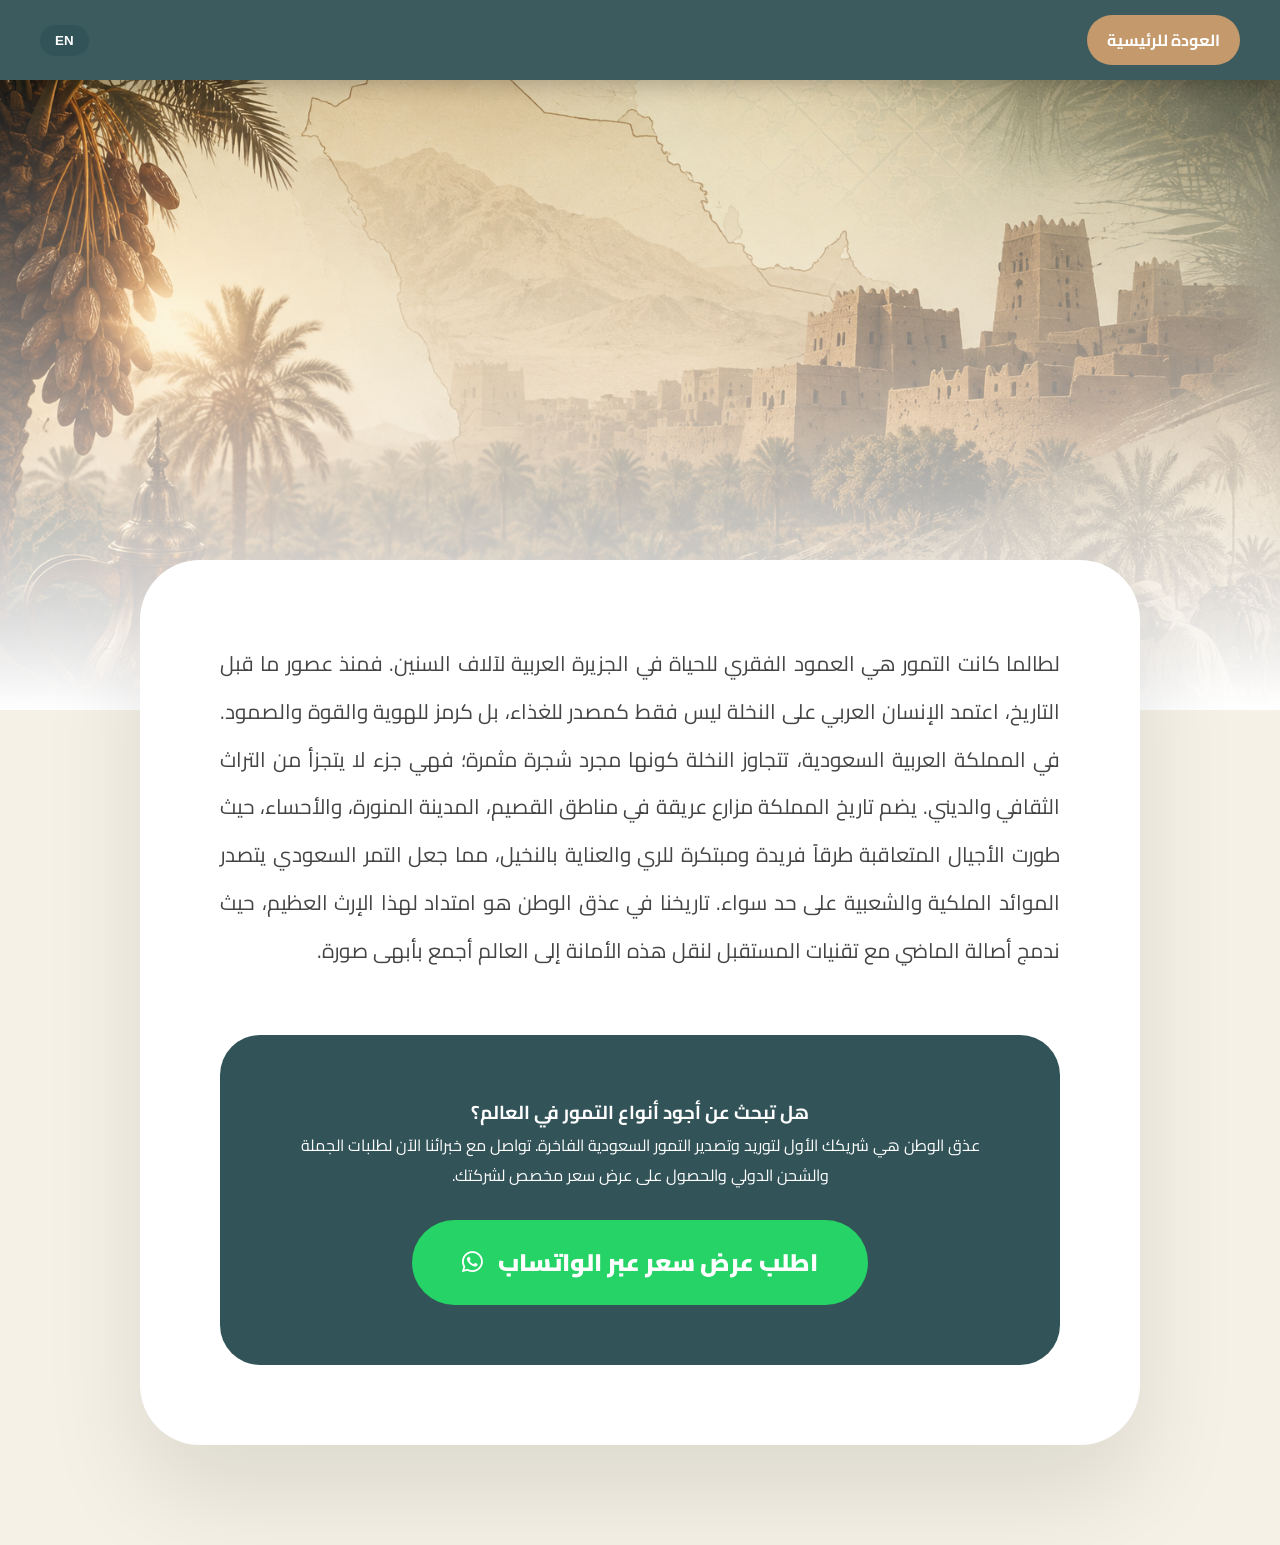
<file: blog-details.html>
<!DOCTYPE html>
<html lang="ar" dir="rtl">
<head>
    <meta charset="UTF-8">
    <meta name="viewport" content="width=device-width, initial-scale=1.0">
    <title>مدونة عذق الوطن | تفاصيل المقال</title>
    <link rel="stylesheet" href="https://cdnjs.cloudflare.com/ajax/libs/font-awesome/6.0.0/css/all.min.css">
    <link rel="stylesheet" href="style.css">
</head>
<body class="details-page-body">

    <nav class="pro-details-nav">
        <a href="index.html" class="back-btn-modern" id="back-btn-txt" data-en="Back to Home" data-ar="العودة للرئيسية">
            <i class="fas fa-arrow-right"></i> العودة للرئيسية
        </a>
        <button id="lang-switch-details" class="lang-btn">EN</button>
    </nav>

    <div class="details-hero-section">
        <img src="" id="d-hero-img" class="details-hero-img-full">
        <div class="details-hero-overlay"></div>
        <div class="hero-title-container">
            <h1 id="d-title" class="details-main-title"></h1>
        </div>
    </div>

    <div class="details-main-content">
        <div id="d-body" class="details-body-text"></div>
        
        <div class="wa-cta-section">
            <h3 data-en="Looking for the World's Finest Dates?" data-ar="هل تبحث عن أجود أنواع التمور في العالم؟">هل تبحث عن أجود أنواع التمور في العالم؟</h3>
            <p data-en="Athq Al Watan is your primary partner for premium Saudi dates supply and global export. Contact our experts now for bulk orders and international shipments." data-ar="عذق الوطن هي شريكك الأول لتوريد وتصدير التمور السعودية الفاخرة. تواصل مع خبرائنا الآن لطلبات الجملة والشحن الدولي والحصول على عرض سعر مخصص لشركتك.">عذق الوطن هي شريكك الأول لتوريد وتصدير التمور السعودية الفاخرة. تواصل مع خبرائنا الآن لطلبات الجملة والشحن الدولي والحصول على عرض سعر مخصص لشركتك.</p>
            <a href="https://wa.me/966597868611" class="wa-btn-pro">
                <span data-en="Get a Quote via WhatsApp" data-ar="اطلب عرض سعر عبر الواتساب">اطلب عرض سعر عبر الواتساب</span> <i class="fab fa-whatsapp"></i>
            </a>
        </div>
    </div>

    <script>
        const contentData = {
            "history": {
                ar: {
                    title: "تاريخ التمور في المملكة العربية السعودية: إرث ضارب في عمق الزمن",
                    body: "لطالما كانت التمور هي العمود الفقري للحياة في الجزيرة العربية لآلاف السنين. فمنذ عصور ما قبل التاريخ، اعتمد الإنسان العربي على النخلة ليس فقط كمصدر للغذاء، بل كرمز للهوية والقوة والصمود. في المملكة العربية السعودية، تتجاوز النخلة كونها مجرد شجرة مثمرة؛ فهي جزء لا يتجزأ من التراث الثقافي والديني. يضم تاريخ المملكة مزارع عريقة في مناطق القصيم، المدينة المنورة، والأحساء، حيث طورت الأجيال المتعاقبة طرقاً فريدة ومبتكرة للري والعناية بالنخيل، مما جعل التمر السعودي يتصدر الموائد الملكية والشعبية على حد سواء. تاريخنا في عذق الوطن هو امتداد لهذا الإرث العظيم، حيث ندمج أصالة الماضي مع تقنيات المستقبل لنقل هذه الأمانة إلى العالم أجمع بأبهى صورة."
                },
                en: {
                    title: "The History of Dates in Saudi Arabia: A Legacy Rooted in Time",
                    body: "Dates have been the backbone of life in the Arabian Peninsula for thousands of years. Since prehistoric times, the Arabian people have relied on the palm tree not only as a source of food, but as a symbol of identity, strength, and resilience. In Saudi Arabia, the palm tree transcends being just a fruit tree; it is an integral part of cultural and religious heritage. The Kingdom's history includes ancient farms in Al-Qassim, Al-Madinah, and Al-Ahsa, where successive generations developed unique and innovative methods for irrigation and palm care. At Athq Al Watan, our history is an extension of this great legacy, as we merge the authenticity of the past with the technologies of the future to deliver this heritage to the whole world in its finest form."
                },
                img: "images/blog1.png"
            },
            "health": {
                ar: {
                    title: "الغذاء الخارق: الفوائد الصحية المذهلة للتمور السعودية",
                    body: "تعتبر التمور من أكثر الأطعمة كثافة غذائية على وجه الأرض، ويطلق عليها العلماء 'المنجم الغذائي'. فهي غنية بالألياف الطبيعية التي تعزز صحة الجهاز الهضمي، وتحتوي على سكريات طبيعية تمد الجسم بطاقة فورية ومستدامة للرياضيين والعمال. كما تتميز التمور السعودية بنسبة عالية من البوتاسيوم والمغنيسيوم ومضادات الأكسدة القوية التي تحمي القلب من الأمراض وتعزز المناعة. تناول التمر يساعد في تنظيم ضغط الدم، وتقوية العظام، وتحسين وظائف الدماغ. إنها ليست مجرد تحلية، بل هي صيدلية طبيعية متكاملة تمنحك القوة والنشاط في كل حبة، ونحن نضمن لك وصولها طازجة ونقية تماماً."
                },
                en: {
                    title: "Superfood: The Amazing Health Benefits of Saudi Dates",
                    body: "Dates are considered among the most nutrient-dense foods on Earth, often referred to by scientists as a 'nutritional mine.' They are rich in natural fiber that promotes digestive health and contain natural sugars that provide immediate and sustainable energy for athletes and workers alike. Saudi dates are also characterized by high levels of potassium, magnesium, and powerful antioxidants that protect the heart and boost immunity. Eating dates helps regulate blood pressure, strengthen bones, and improve brain function. It’s not just a sweet treat; it’s an integrated natural pharmacy that gives you strength and vitality in every bite, and we guarantee they reach you perfectly fresh and pure."
                },
                img: "images/blog2.png"
            },
            "economy": {
                ar: {
                    title: "اقتصاد التمور السعودية: ريادة عالمية ضمن رؤية 2030",
                    body: "يشهد قطاع التمور في المملكة العربية السعودية تحولاً تاريخياً بفضل رؤية 2030، حيث تهدف المملكة لتكون المصدر الأول للتمور في العالم. يساهم هذا القطاع بمليارات الريالات في الناتج المحلي الإجمالي، ويوفر آلاف فرص العمل في مجالات الزراعة، الصناعات التحويلية، والخدمات اللوجستية. المملكة تمتلك أكثر من 30 مليون نخلة تنتج ما يزيد عن 1.5 مليون طن سنوياً. نحن في عذق الوطن نلعب دوراً محورياً في هذا الاقتصاد عبر فتح أسواق دولية جديدة في أوروبا وآسيا وأمريكا، مطبقين أعلى معايير الجودة العالمية في التصدير لضمان تفوق المنتج السعودي وريادته في كافة المحافل الاقتصادية الدولية."
                },
                en: {
                    title: "Saudi Dates Economy: Global Leadership within Vision 2030",
                    body: "The dates sector in Saudi Arabia is witnessing a historical transformation thanks to Vision 2030, aiming to become the world's top exporter. This sector contributes billions to the GDP and provides thousands of jobs in agriculture, processing, and logistics. The Kingdom possesses over 30 million palm trees, producing more than 1.5 million tons annually. At Athq Al Watan, we play a pivotal role in this economy by opening new international markets in Europe, Asia, and America, applying the highest global quality standards in exports to ensure the excellence and leadership of Saudi products in all international economic forums."
                },
                img: "images/blog3.png"
            },
            "varieties": {
                ar: {
                    title: "دليل شامل لأرقى أنواع التمور السعودية الفاخرة",
                    body: "تتنوع التمور السعودية بشكل مذهل، ولكل نوع قصة وطعم فريد. 'عجوة المدينة' هي سيدة التمور بنكهتها العميقة وفوائدها المباركة. 'السكري المفتل' ملك القصيم، يتميز بلونه الذهبي وحلاوته التي تذوب في الفم. 'المجدول' عملاق الحجم والتحلية، مثالي للضيافة الفاخرة. 'المبروم' يتميز بقوامه المتماسك ومذاقه الذي يشبه التوفي. وهناك الصقعي، الخضري، والصفاوي، وكل منها يمتلك خصائص فريدة من حيث القوام ومحتوى السكر. عذق الوطن توفر لك وصولاً حصرياً لهذه الأنواع بأفضل فرز وتصنيف (Grade A) لتناسب أرقى الموائد والمناسبات العالمية."
                },
                en: {
                    title: "A Comprehensive Guide to Premium Saudi Date Varieties",
                    body: "Saudi dates vary amazingly, with each type having a unique story and taste. 'Ajwa Al-Madinah' is the queen of dates with its deep flavor and blessed benefits. 'Sukkari Mofathel,' the King of Qassim, is known for its golden color and melt-in-the-mouth sweetness. 'Medjool' is a giant in size and sweetness, perfect for luxury hospitality. 'Mabroom' is characterized by its firm texture and toffee-like taste. Then there are Sagai, Khidri, and Safawi, each possessing unique characteristics in texture and sugar content. Athq Al Watan provides exclusive access to these varieties with the finest sorting (Grade A) to suit the most prestigious tables and global occasions."
                },
                img: "images/blog4.png"
            }
        };

        const params = new URLSearchParams(window.location.search);
        const id = params.get('id') || 'history';
        const item = contentData[id];
        let currentLang = 'ar';

        function updateUI() {
            const data = item[currentLang];
            document.getElementById('d-title').innerText = data.title;
            document.getElementById('d-body').innerText = data.body;
            document.getElementById('d-hero-img').src = item.img;
            document.documentElement.dir = currentLang === 'ar' ? 'rtl' : 'ltr';
            document.documentElement.lang = currentLang;

            document.querySelectorAll('[data-en]').forEach(el => {
                el.innerText = currentLang === 'ar' ? el.getAttribute('data-ar') : el.getAttribute('data-en');
            });
        }

        document.getElementById('lang-switch-details').addEventListener('click', () => {
            currentLang = currentLang === 'ar' ? 'en' : 'ar';
            document.getElementById('lang-switch-details').innerText = currentLang === 'ar' ? 'EN' : 'AR';
            updateUI();
        });

        updateUI();
    </script>
</body>
</html>
</file>
<file: style.css>
@import url('https://fonts.googleapis.com/css2?family=Cairo:wght@300;400;700;900&family=Montserrat:wght@300;400;700&display=swap');

:root {
    --primary-color: #325358;
    --accent-color: #c49a6c;
    --bg-light: #f5f1e6;
    --text-dark: #2c2c2c;
    --glass-bg: rgba(255, 255, 255, 0.15);
    --glass-border: rgba(255, 255, 255, 0.2);
    --transition: all 0.4s cubic-bezier(0.4, 0, 0.2, 1);
}

* {
    margin: 0;
    padding: 0;
    box-sizing: border-box;
    outline: none;
}

body {
    font-family: 'Cairo', sans-serif;
    background-color: var(--bg-light);
    color: var(--text-dark);
    overflow-x: hidden;
    scroll-behavior: smooth;
}

body.en {
    font-family: 'Montserrat', sans-serif;
}

.container {
    max-width: 1400;
    margin: 0 auto;
    padding: 0 20px;
    display: flex;
    justify-content: space-between;
    align-items: center;
    height: 100%;
}

.glass-nav {
    position: fixed;
    top: 20px;
    left: 50%;
    transform: translateX(-50%);
    width: 95%;
    height: 80px;
    background: var(--glass-bg);
    backdrop-filter: blur(15px);
    -webkit-backdrop-filter: blur(15px);
    border: 1px solid var(--glass-border);
    border-radius: 50px;
    z-index: 1000;
    transition: var(--transition);
}

.glass-nav.scrolled {
    top: 0;
    width: 100%;
    border-radius: 0;
    background: rgba(50, 83, 88, 0.9);
}

.logo-area {
    display: flex;
    align-items: center;
    gap: 10px;
}

.main-logo {
    height: 50px;
    filter: drop-shadow(0 0 5px rgba(0,0,0,0.1));
}

.brand-name {
    font-weight: 900;
    font-size: 1.4rem;
    color: var(--primary-color);
}

.glass-nav.scrolled .brand-name, 
.glass-nav.scrolled .nav-link {
    color: white;
}

.desktop-nav ul {
    display: flex;
    list-style: none;
    gap: 25px;
}

.nav-link {
    text-decoration: none;
    color: var(--primary-color);
    font-weight: 700;
    position: relative;
    padding: 5px 0;
    transition: var(--transition);
}

.nav-link.active {
    color: var(--accent-color) !important;
}

.nav-link::after {
    content: '';
    position: absolute;
    bottom: 0;
    left: 0;
    width: 0;
    height: 2px;
    background: var(--accent-color);
    transition: var(--transition);
}

.nav-link.active::after {
    width: 100%;
}

.nav-actions {
    display: flex;
    align-items: center;
    gap: 15px;
}

.lang-btn {
    background: var(--primary-color);
    color: white;
    border: none;
    padding: 8px 15px;
    border-radius: 20px;
    cursor: pointer;
    font-weight: bold;
    transition: var(--transition);
}

.call-btn {
    background: var(--accent-color);
    color: white;
    text-decoration: none;
    padding: 10px 20px;
    border-radius: 30px;
    display: flex;
    align-items: center;
    gap: 8px;
    font-weight: bold;
    box-shadow: 0 4px 15px rgba(196, 154, 108, 0.3);
    transition: var(--transition);
}

.call-btn:hover {
    transform: translateY(-3px);
    box-shadow: 0 6px 20px rgba(196, 154, 108, 0.5);
}

.hero-section {
    position: relative;
    height: 100vh;
    width: 100%;
    display: flex;
    align-items: center;
    justify-content: center;
    overflow: hidden;
    text-align: center;
}

.hero-bg-anim {
    position: absolute;
    top: 0;
    left: 0;
    width: 100%;
    height: 100%;
    background: linear-gradient(rgba(0,0,0,0.4), rgba(0,0,0,0.4)), url('images/about.png');
    background-size: cover;
    background-position: center;
    z-index: -1;
    animation: zoomInOut 20s infinite alternate linear;
    filter: blur(2px);
}

@keyframes zoomInOut {
    0% { transform: scale(1); }
    100% { transform: scale(1.2); }
}

.hero-content {
    color: white;
    max-width: 800px;
    z-index: 2;
}

.main-title {
    font-size: 4rem;
    font-weight: 900;
    margin-bottom: 20px;
    text-shadow: 2px 4px 10px rgba(0,0,0,0.3);
}

.hero-desc {
    font-size: 1.2rem;
    line-height: 1.8;
    margin-bottom: 40px;
    opacity: 0.9;
}

.hero-btns {
    display: flex;
    gap: 20px;
    justify-content: center;
}

.primary-btn {
    background: var(--accent-color);
    color: white;
    padding: 15px 40px;
    border-radius: 50px;
    text-decoration: none;
    font-weight: bold;
    transition: var(--transition);
}

.secondary-btn {
    background: transparent;
    color: white;
    border: 2px solid white;
    padding: 15px 40px;
    border-radius: 50px;
    text-decoration: none;
    font-weight: bold;
    transition: var(--transition);
}

.primary-btn:hover { background: #ae865c; transform: scale(1.05); }
.secondary-btn:hover { background: white; color: var(--primary-color); }

.menu-toggle {
    display: none;
    flex-direction: column;
    gap: 5px;
    cursor: pointer;
}

.menu-toggle span {
    width: 25px;
    height: 3px;
    background: var(--primary-color);
    border-radius: 3px;
    transition: var(--transition);
}

.side-menu {
    position: fixed;
    top: 0;
    right: -100%;
    width: 50%;
    height: 100vh;
    background: rgba(50, 83, 88, 0.95);
    backdrop-filter: blur(10px);
    z-index: 2000;
    transition: var(--transition);
    padding: 50px 20px;
}

.side-menu.active { right: 0; }
body.en .side-menu { right: auto; left: -100%; }
body.en .side-menu.active { left: 0; }

.close-btn {
    position: absolute;
    top: 20px;
    left: 20px;
    font-size: 40px;
    color: white;
    cursor: pointer;
}

.mobile-nav-links {
    list-style: none;
    margin-top: 50px;
}

.mobile-nav-links li { margin: 25px 0; }
.mobile-nav-links a {
    color: white;
    text-decoration: none;
    font-size: 1.2rem;
    font-weight: 700;
    display: block;
    transition: var(--transition);
}

.mobile-nav-links a.active { color: var(--accent-color); padding-right: 15px; border-right: 3px solid var(--accent-color); }
body.en .mobile-nav-links a.active { padding-right: 0; padding-left: 15px; border-right: none; border-left: 3px solid var(--accent-color); }

.overlay {
    position: fixed;
    top: 0;
    left: 0;
    width: 100%;
    height: 100%;
    background: rgba(0,0,0,0.5);
    z-index: 1500;
    display: none;
}

.overlay.active { display: block; }

@media (max-width: 992px) {
    .desktop-nav, .desktop-only { display: none; }
    .menu-toggle { display: flex; }
    .main-title { font-size: 2.5rem; }
}

@media (max-width: 768px) {
    .side-menu { width: 65%; }
    .hero-btns { flex-direction: column; }
}

.glass-nav {
    position: fixed;
    top: 20px;
    left: 50%;
    transform: translateX(-50%);
    width: 95%;
    height: 85px;
    background: rgba(255, 255, 255, 0.9);
    backdrop-filter: blur(10px);
    -webkit-backdrop-filter: blur(10px);
    border: 1px solid rgba(50, 83, 88, 0.2);
    border-radius: 50px;
    z-index: 1000;
    transition: all 0.4s ease;
    box-shadow: 0 8px 32px rgba(0, 0, 0, 0.1);
}

.glass-nav.scrolled {
    top: 0;
    width: 100%;
    border-radius: 0;
    background: #325358;
}

.brand-name {
    font-weight: 900;
    font-size: 1.5rem;
    color: #325358;
}

.nav-link {
    text-decoration: none;
    color: #325358;
    font-weight: 700;
    transition: 0.3s;
}

.glass-nav.scrolled .brand-name, 
.glass-nav.scrolled .nav-link {
    color: #ffffff !important;
}

.glass-nav.scrolled .menu-toggle span {
    background: #ffffff;
}

.main-logo {
    height: 60px;
    width: auto;
    object-fit: contain;
    filter: drop-shadow(0 2px 4px rgba(0,0,0,0.1));
}
#splash-screen {
    position: fixed;
    top: 0;
    left: 0;
    width: 100%;
    height: 100%;
    background-color: #c49a6c;
    display: flex;
    justify-content: center;
    align-items: center;
    z-index: 10000;
    transition: opacity 0.6s ease, visibility 0.6s;
}

.splash-content {
    text-align: center;
}

.splash-logo {
    width: 150px;
    margin-bottom: 20px;
}

.loader-wrapper {
    width: 200px;
    height: 4px;
    background: rgba(255, 255, 255, 0.2);
    border-radius: 10px;
    margin: 0 auto;
    overflow: hidden;
}

.loader-bar {
    width: 0;
    height: 100%;
    background: #ffffff;
    border-radius: 10px;
    animation: loadingProgress 2s forwards ease-in-out;
}

@keyframes loadingProgress {
    0% { width: 0; }
    100% { width: 100%; }
}

@media (max-width: 992px) {
    .side-menu {
        width: 60%;
        right: -90%;
    }
    
    body.en .side-menu {
        right: auto;
        left: -90%;
    }

    .side-menu.active {
        right: 0;
    }

    body.en .side-menu.active {
        left: 0;
    }
    .glass-nav {
    width: 95%;
    
}
}
.about-creative {
    position: relative;
    padding: 150px 0;
    background: linear-gradient(135deg, #fdfbf7 0%, #f5f1e6 100%);
    overflow: hidden;
}

.palm-watermark {
    position: absolute;
    width: 450px;
    height: 450px;
    background-image: url('data:image/svg+xml;utf8,<svg xmlns="http://www.w3.org/2000/svg" viewBox="0 0 512 512" fill="%23325358" opacity="0.5"><path d="M470.8 141c-34.1-34.1-79.6-53.6-127.8-54.8c11.6-17.6 18.2-38.3 18.2-60.2c0-5.8-.4-11.6-1.3-17.2c-5.6 .9-11.4 1.3-17.2 1.3c-21.9 0-42.6 6.6-60.2 18.2c-1.2-48.2-20.7-93.7-54.8-127.8c-2.4-2.4-5.5-3.6-8.7-3.6s-6.3 1.2-8.7 3.6c-34.1 34.1-53.6 79.6-54.8 127.8c-17.6-11.6-38.3-18.2-60.2-18.2c-5.8 0-11.6 .4-17.2 1.3c.9 5.6 1.3 11.4 1.3 17.2c0 21.9-6.6 42.6-18.2 60.2c-48.2 1.2-93.7 20.7-127.8 54.8c-4.8 4.8-4.8 12.6 0 17.4c34.1 34.1 79.6 53.6 127.8 54.8c-11.6 17.6-18.2 38.3-18.2 60.2c0 5.8 .4 11.6 1.3 17.2c5.6-.9 11.4-1.3 17.2-1.3c21.9 0 42.6-6.6 60.2-18.2c1.2 48.2 20.7 93.7 54.8 127.8c2.4 2.4 5.5 3.6 8.7 3.6s6.3-1.2 8.7-3.6c34.1-34.1 53.6-79.6 54.8-127.8c17.6 11.6 38.3 18.2 60.2 18.2c5.8 0 11.6-.4 17.2-1.3c-.9-5.6-1.3-11.4-1.3-17.2c0-21.9 6.6-42.6 18.2-60.2c48.2-1.2 93.7-20.7 127.8-54.8c4.8-4.8 4.8-12.6 0-17.4z"/></svg>');
    background-repeat: no-repeat;
    background-size: contain;
    z-index: 0;
    pointer-events: none;
}
.top-right { top: -50px; right: -100px; transform: rotate(15deg); }
.bottom-left { bottom: -50px; left: -100px; transform: rotate(-15deg); }
.about-wrapper {
    display: grid;
    grid-template-columns: 1fr 1.2fr;
    gap: 100px;
    align-items: center;
    position: relative;
    z-index: 1;
}

.image-stack {
    position: relative;
    height: 600px;
}

.img-blob {
    position: absolute;
    overflow: hidden;
    box-shadow: 0 20px 50px rgba(0,0,0,0.15);
    transition: 0.5s;
}

.main-blob {
    width: 85%;
    height: 85%;
    border-radius: 60% 40% 70% 30% / 30% 60% 40% 70%;
    z-index: 2;
    animation: morph 10s infinite alternate;
}

.secondary-blob {
    width: 50%;
    height: 50%;
    bottom: 0;
    right: 0;
    border-radius: 40% 60% 30% 70% / 60% 30% 70% 40%;
    z-index: 1;
    border: 10px solid #fff;
}

.img-blob img { width: 100%; height: 100%; object-fit: cover; }

@keyframes morph {
    0% { border-radius: 60% 40% 70% 30% / 30% 60% 40% 70%; }
    100% { border-radius: 40% 60% 30% 70% / 60% 40% 70% 30%; }
}

.experience-badge {
    position: absolute;
    top: 50px;
    left: -30px;
    background: #325358;
    color: #fff;
    padding: 30px;
    border-radius: 50%;
    width: 150px;
    height: 150px;
    display: flex;
    flex-direction: column;
    justify-content: center;
    align-items: center;
    text-align: center;
    box-shadow: 0 15px 30px rgba(50, 83, 88, 0.4);
    z-index: 3;
    animation: bounce 3s infinite ease-in-out;
}

.experience-badge .num { font-size: 2.5rem; font-weight: 900; line-height: 1; }
.experience-badge .txt { font-size: 0.8rem; font-weight: 700; margin-top: 5px; }

.sup-title { color: #c49a6c; font-weight: 700; letter-spacing: 3px; text-transform: uppercase; display: block; margin-bottom: 10px; }
.main-title { color: #325358; font-size: 3.5rem; font-weight: 900; line-height: 1.2; margin-bottom: 30px; }
.desc-box p { font-size: 1.15rem; line-height: 2; color: #555; margin-bottom: 25px; text-align: justify; }

.stats-art-grid {
    display: grid;
    grid-template-columns: repeat(3, 1fr);
    gap: 20px;
    margin-top: 50px;
}

.stat-card {
    background: rgba(255, 255, 255, 0.7);
    backdrop-filter: blur(10px);
    padding: 30px 20px;
    border-radius: 30px;
    border: 1px solid rgba(196, 154, 108, 0.2);
    text-align: center;
    transition: 0.4s;
}

.stat-card:hover { transform: translateY(-15px); background: #fff; box-shadow: 0 20px 40px rgba(0,0,0,0.05); }

.icon-shape {
    width: 60px;
    height: 60px;
    background: #fdf6ed;
    color: #c49a6c;
    border-radius: 20px;
    display: flex;
    align-items: center;
    justify-content: center;
    font-size: 1.5rem;
    margin: 0 auto 15px;
}

.stat-card h3 { font-size: 2.2rem; font-weight: 900; color: #325358; margin-bottom: 5px; }
.stat-card span { font-weight: 700; color: #888; font-size: 0.9rem; }

@media (max-width: 1200px) {
    .about-wrapper { grid-template-columns: 1fr; gap: 80px; }
    .image-stack { height: 500px; max-width: 600px; margin: 0 auto; }
    .main-title { font-size: 2.5rem; }
}

@media (max-width: 768px) {
    .stats-art-grid { grid-template-columns: 1fr; }
    .experience-badge { width: 120px; height: 120px; left: 10px; }
    .main-blob { width: 100%; height: 100%; }
    .secondary-blob { display: none; }
}
.royal-gold-services {
    position: relative;
    padding: 130px 0;
    background: radial-gradient(circle at center, #d4a76a 0%, #c49a6c 100%);
    overflow: hidden;
}

.shimmer-effect {
    position: absolute;
    top: -50%; left: -50%; width: 200%; height: 200%;
    background: linear-gradient(45deg, transparent 45%, rgba(255,255,255,0.1) 50%, transparent 55%);
    animation: shimmerMove 6s infinite linear;
    z-index: 1;
}

@keyframes shimmerMove { 0% { transform: translateX(-30%) translateY(-30%); } 100% { transform: translateX(30%) translateY(30%); } }

.services-isolated-container {
    max-width: 1250px;
    margin: 0 auto;
    padding: 0 25px;
    display: block !important;
    position: relative;
    z-index: 5;
}

.luxury-head-area {
    text-align: center;
    margin-bottom: 90px;
}

.gold-mini-title { color: #325358; font-weight: 900; letter-spacing: 5px; font-size: 1.1rem; display: block; margin-bottom: 15px; }
.gold-main-title { font-size: 4rem; color: #ffffff; font-weight: 900; text-shadow: 0 5px 15px rgba(0,0,0,0.1); }
.gold-intro-text { color: rgba(255,255,255,0.9); font-size: 1.3rem; line-height: 1.9; max-width: 950px; margin: 25px auto 0; text-align: center; font-weight: 500; }

.royal-divider { width: 200px; height: 5px; background: rgba(255,255,255,0.3); margin: 30px auto; border-radius: 50px; position: relative; }
.royal-divider span { position: absolute; left: 0; top: 0; width: 0; height: 100%; background: #325358; border-radius: 50px; animation: divGrow 3s infinite alternate; }
@keyframes divGrow { 0% { width: 0; left: 0; } 100% { width: 100%; left: 0; } }

.glass-services-grid {
    display: grid;
    grid-template-columns: repeat(2, 1fr);
    gap: 40px;
}

.glass-luxury-card {
    background: rgba(255, 255, 255, 0.15);
    backdrop-filter: blur(25px);
    -webkit-backdrop-filter: blur(25px);
    border: 1px solid rgba(255, 255, 255, 0.3);
    padding: 55px 40px;
    border-radius: 45px;
    text-align: center;
    transition: all 0.6s cubic-bezier(0.165, 0.84, 0.44, 1);
    cursor: pointer;
    box-shadow: 0 20px 40px rgba(0,0,0,0.05);
}

.glass-luxury-card:hover {
    transform: translateY(-20px) scale(1.03);
    background: rgba(255, 255, 255, 0.25);
    border-color: #ffffff;
    box-shadow: 0 40px 80px rgba(50, 83, 88, 0.2);
}

.service-icon-sphere {
    width: 95px; height: 95px; background: #ffffff; color: #c49a6c;
    border-radius: 30px; display: flex; align-items: center; justify-content: center;
    font-size: 2.5rem; margin: 0 auto 35px; transition: 0.6s;
    box-shadow: 0 10px 25px rgba(0,0,0,0.1);
}

.glass-luxury-card:hover .service-icon-sphere { transform: rotateY(360deg); background: #325358; color: #fff; }

.glass-luxury-card h3 { font-size: 1.9rem; color: #325358; font-weight: 900; margin-bottom: 25px; }
.glass-luxury-card p { font-size: 1.05rem; color: #ffffff; line-height: 1.9; text-align: justify; font-weight: 500; }

@media (max-width: 1200px) { .glass-services-grid { grid-template-columns: repeat(2, 1fr); } .gold-main-title { font-size: 3rem; } }
@media (max-width: 768px) { 
    .glass-services-grid { grid-template-columns: 1fr; }
    .gold-main-title { font-size: 2.3rem; }
    .glass-luxury-card { padding: 40px 30px; }
}
.workflow-modern-section {
    position: relative;
    padding: 120px 0;
    background-color: #f9f7f2;
    overflow: hidden;
}

.workflow-bg-art {
    position: absolute;
    top: 0; left: 0; width: 100%; height: 100%;
    z-index: 1;
    pointer-events: none;
}

.art-palm {
    position: absolute;
    width: 500px;
    height: 500px;
    background-image: url('data:image/svg+xml;utf8,<svg xmlns="http://www.w3.org/2000/svg" viewBox="0 0 512 512" fill="%23325358" opacity="0.5"><path d="M470.8 141c-34.1-34.1-79.6-53.6-127.8-54.8c11.6-17.6 18.2-38.3 18.2-60.2c0-5.8-.4-11.6-1.3-17.2c-5.6 .9-11.4 1.3-17.2 1.3c-21.9 0-42.6 6.6-60.2 18.2-1.2-48.2-20.7-93.7-54.8-127.8-2.4-2.4-5.5-3.6-8.7-3.6s-6.3 1.2-8.7 3.6c-34.1 34.1-53.6 79.6-54.8 127.8-17.6-11.6-38.3-18.2-60.2-18.2c-5.8 0-11.6 .4-17.2 1.3c.9 5.6 1.3 11.4 1.3 17.2c0 21.9-6.6 42.6-18.2 60.2-48.2 1.2-93.7 20.7-127.8 54.8-4.8 4.8-4.8 12.6 0 17.4c34.1 34.1 79.6 53.6 127.8 54.8-11.6 17.6-18.2 38.3-18.2 60.2c0 5.8 .4-11.6 1.3 17.2 5.6-.9 11.4-1.3 17.2-1.3c21.9 0 42.6-6.6 60.2-18.2c1.2 48.2 20.7 93.7 54.8 127.8 2.4 2.4 5.5 3.6 8.7 3.6s6.3-1.2 8.7-3.6c34.1-34.1 53.6-79.6 54.8-127.8 17.6 11.6 38.3 18.2 60.2 18.2c5.8 0 11.6-.4 17.2-1.3-.9-5.6-1.3-11.4-1.3-17.2c0-21.9 6.6-42.6 18.2-60.2c48.2-1.2 93.7-20.7 127.8-54.8 4.8-4.8 4.8-12.6 0-17.4z"/></svg>');
    background-size: contain;
    background-repeat: no-repeat;
}

.palm-top { top: -100px; right: -150px; transform: rotate(-15deg); }
.palm-bottom { bottom: -100px; left: -150px; transform: rotate(165deg); }

.workflow-container-box {
    max-width: 1200px;
    margin: 0 auto;
    padding: 0 20px;
    position: relative;
    z-index: 5;
    display: block !important;
}

.workflow-header {
    text-align: center;
    margin-bottom: 80px;
}

.workflow-tag-line {
    color: #c49a6c;
    font-weight: 800;
    letter-spacing: 4px;
    font-size: 0.9rem;
    display: block;
    margin-bottom: 10px;
}

.workflow-main-title {
    font-size: 3.5rem;
    color: #325358;
    font-weight: 900;
}

.workflow-divider {
    width: 100px;
    height: 5px;
    background: #c49a6c;
    margin: 25px auto;
    border-radius: 10px;
}

.workflow-steps-flex {
    display: flex;
    flex-direction: column;
    gap: 30px;
}

.step-modern-card {
    display: flex;
    align-items: center;
    gap: 40px;
    background: rgba(255, 255, 255, 0.7);
    backdrop-filter: blur(20px);
    border: 1px solid rgba(196, 154, 108, 0.2);
    padding: 40px;
    border-radius: 40px;
    transition: 0.4s ease;
    position: relative;
}

.step-modern-card:hover {
    transform: translateX(15px);
    background: #ffffff;
    border-color: #325358;
    box-shadow: 0 20px 40px rgba(50, 83, 88, 0.05);
}

body.en .step-modern-card:hover { transform: translateX(-15px); }

.step-index {
    font-size: 5rem;
    font-weight: 900;
    color: rgba(196, 154, 108, 0.1);
    line-height: 1;
    min-width: 120px;
    transition: 0.4s;
}

.step-modern-card:hover .step-index {
    color: #c49a6c;
    opacity: 0.2;
}

.step-icon-box {
    width: 100px;
    height: 100px;
    min-width: 100px;
    background: #325358;
    color: #c49a6c;
    border-radius: 25px;
    display: flex;
    align-items: center;
    justify-content: center;
    font-size: 2.5rem;
    transition: 0.4s;
}

.step-modern-card:hover .step-icon-box {
    background: #c49a6c;
    color: #fff;
    transform: scale(1.1);
}

.step-info h3 {
    font-size: 1.8rem;
    color: #325358;
    font-weight: 800;
    margin-bottom: 15px;
}

.step-info p {
    font-size: 1.1rem;
    color: #555;
    line-height: 1.8;
}

@media (max-width: 992px) {
    .step-modern-card { flex-direction: column; text-align: center; gap: 20px; }
    .step-index { min-width: auto; font-size: 3rem; }
    .workflow-main-title { font-size: 2.5rem; }
}
.blog-master-section { padding: 120px 0; background: #f3d9bd; position: relative; overflow: hidden; }

.blog-top-header { text-align: center; max-width: 900px; margin: 0 auto 70px auto; position: relative; z-index: 10; display: block !important; }
.blog-big-title { font-size: 3.5rem; color: #325358; font-weight: 900; margin-bottom: 20px; }
.gold-label { color: #c49a6c; font-weight: 800; letter-spacing: 4px; display: block; margin-bottom: 15px; }
.blog-intro-p { font-size: 1.25rem; color: #666; line-height: 1.8; }
.blog-title-line { width: 100px; height: 5px; background: #c49a6c; margin: 25px auto; border-radius: 10px; }

.blog-isolated-container { max-width: 1200px; margin: 0 auto; padding: 0 20px; display: block !important; position: relative; z-index: 5; }
.blog-luxury-grid { display: grid; grid-template-columns: repeat(2, 1fr); gap: 40px; }

.blog-pro-card { background: #fff; border-radius: 40px; overflow: hidden; border: 1px solid rgba(196, 154, 108, 0.2); box-shadow: 0 15px 40px rgba(0,0,0,0.03); transition: 0.5s cubic-bezier(0.175, 0.885, 0.32, 1.275); }
.blog-pro-card:hover { transform: translateY(-15px); border-color: #325358; box-shadow: 0 30px 60px rgba(50, 83, 88, 0.1); }

.card-img-wrap { height: 320px; overflow: hidden; }
.card-img-wrap img { width: 100%; height: 100%; object-fit: cover; transition: 0.8s; }
.blog-pro-card:hover .card-img-wrap img { transform: scale(1.15); }

.card-content-area { padding: 45px; }
.card-content-area h3 { font-size: 1.8rem; color: #325358; margin-bottom: 20px; font-weight: 800; line-height: 1.3; }
.card-content-area p { color: #666; font-size: 1.1rem; line-height: 1.8; margin-bottom: 30px; }

.luxury-read-btn { color: #c49a6c; text-decoration: none; font-weight: 800; font-size: 1.1rem; border-bottom: 2px solid #c49a6c; padding-bottom: 5px; transition: 0.3s; }
.luxury-read-btn:hover { color: #325358; border-color: #325358; letter-spacing: 1px; }
.pro-details-nav { position: fixed; top: 0; left: 0; width: 100%; height: 80px; background: rgba(50, 83, 88, 0.95); backdrop-filter: blur(10px); display: flex; align-items: center; justify-content: space-between; padding: 0 40px; z-index: 1000; box-shadow: 0 5px 20px rgba(0,0,0,0.2); }
.back-btn-modern { background: #c49a6c; color: #fff; padding: 10px 20px; border-radius: 30px; text-decoration: none; font-weight: 700; display: flex; align-items: center; gap: 10px; transition: 0.3s; }
.back-btn-modern:hover { transform: translateX(-5px); background: #fff; color: #325358; }

.details-hero-section { height: 70vh; position: relative; overflow: hidden; margin-top: 80px; }
.details-hero-img-full { width: 100%; height: 100%; object-fit: cover; }
.details-hero-overlay { position: absolute; bottom: 0; left: 0; width: 100%; height: 100%; background: linear-gradient(to top, #fff, transparent); }

.details-main-content { max-width: 1000px; margin: -150px auto 100px; background: #fff; padding: 80px; border-radius: 60px; position: relative; z-index: 10; box-shadow: 0 50px 100px rgba(0,0,0,0.1); }
.details-main-title { font-size: 3.5rem; color: #325358; font-weight: 900; line-height: 1.2; margin-bottom: 40px; }
.details-body-text { font-size: 1.3rem; line-height: 2.3; color: #444; text-align: justify; }

.wa-cta-section { background: #325358; padding: 60px; border-radius: 40px; margin-top: 60px; text-align: center; color: #fff; }
.wa-btn-pro { background: #25d366; color: #fff; padding: 20px 50px; border-radius: 100px; text-decoration: none; font-size: 1.5rem; font-weight: 900; display: inline-flex; align-items: center; gap: 15px; margin-top: 30px; transition: 0.4s; }
.wa-btn-pro:hover { transform: scale(1.05) rotate(-2deg); box-shadow: 0 15px 30px rgba(37, 211, 102, 0.4); }

@media (max-width: 992px) {
    .blog-luxury-grid { grid-template-columns: 1fr; }
    .details-main-content { padding: 40px 25px; margin-top: -80px; width: 92%; }
    .details-main-title { font-size: 2rem; }
    .details-body-text { font-size: 1.1rem; line-height: 2; }
    .blog-big-title { font-size: 2.2rem; }
}
.why-athq-section {
    position: relative;
    padding: 120px 0;
    background: linear-gradient(135deg, #1a2a2c 0%, #325358 100%);
    overflow: hidden;
}

.why-overlay-art {
    position: absolute;
    top: 0; left: 0; width: 100%; height: 100%;
    background-image: url('data:image/svg+xml;utf8,<svg xmlns="http://www.w3.org/2000/svg" viewBox="0 0 512 512" fill="%23c49a6c" opacity="0.03"><path d="M470.8 141c-34.1-34.1-79.6-53.6-127.8-54.8c11.6-17.6 18.2-38.3 18.2-60.2c0-5.8-.4-11.6-1.3-17.2c-5.6 .9-11.4 1.3-17.2 1.3c-21.9 0-42.6 6.6-60.2 18.2-1.2-48.2-20.7-93.7-54.8-127.8-2.4-2.4-5.5-3.6-8.7-3.6s-6.3 1.2-8.7 3.6c-34.1 34.1-53.6 79.6-54.8 127.8-17.6-11.6-38.3-18.2-60.2-18.2c-5.8 0-11.6 .4-17.2 1.3c.9 5.6 1.3 11.4 1.3 17.2c0 21.9-6.6 42.6-18.2 60.2-48.2 1.2-93.7 20.7-127.8 54.8-4.8 4.8-4.8 12.6 0 17.4c34.1 34.1 79.6 53.6 127.8 54.8-11.6 17.6-18.2 38.3-18.2 60.2c0 5.8 .4-11.6 1.3 17.2 5.6-.9 11.4-1.3 17.2-1.3c21.9 0 42.6-6.6 60.2-18.2c1.2 48.2 20.7 93.7 54.8 127.8 2.4 2.4 5.5 3.6 8.7 3.6s6.3-1.2 8.7-3.6c34.1-34.1 53.6-79.6 54.8-127.8 17.6 11.6 38.3 18.2 60.2 18.2c5.8 0 11.6-.4 17.2-1.3-.9-5.6-1.3-11.4-1.3-17.2c0-21.9 6.6-42.6 18.2-60.2c48.2-1.2 93.7-20.7 127.8-54.8 4.8-4.8 4.8-12.6 0-17.4z"/></svg>');
    z-index: 1;
}

.why-isolated-container {
    display: block !important;
    position: relative;
    z-index: 5;
}

.why-header-top {
    text-align: center;
    max-width: 800px;
    margin: 0 auto 80px auto;
}

.why-tag { color: #c49a6c; font-weight: 800; letter-spacing: 5px; display: block; margin-bottom: 10px; }
.why-main-title { font-size: 3.5rem; color: #ffffff; font-weight: 900; }
.why-gold-line { width: 100px; height: 5px; background: #c49a6c; margin: 25px auto; border-radius: 10px; }
.why-intro-desc { color: rgba(255,255,255,0.7); font-size: 1.2rem; line-height: 1.8; }

.why-content-grid {
    display: grid;
    grid-template-columns: 1fr 1fr;
    gap: 60px;
    align-items: center;
}

.why-glass-cards {
    display: flex;
    flex-direction: column;
    gap: 30px;
}

.why-card {
    background: rgba(255, 255, 255, 0.03);
    backdrop-filter: blur(20px);
    -webkit-backdrop-filter: blur(20px);
    border: 1px solid rgba(196, 154, 108, 0.2);
    padding: 40px;
    border-radius: 35px;
    transition: 0.5s ease;
}

.why-card:hover { transform: translateX(15px); background: rgba(255, 255, 255, 0.08); border-color: #c49a6c; }

.card-icon-sphere {
    width: 70px; height: 70px; background: #c49a6c; color: #fff;
    border-radius: 20px; display: flex; align-items: center; justify-content: center;
    font-size: 1.8rem; margin-bottom: 20px;
}

.why-card h3 { color: #fff; font-size: 1.6rem; margin-bottom: 15px; font-weight: 800; }
.why-card p { color: rgba(255,255,255,0.6); line-height: 1.7; }

.why-stats-bars {
    background: rgba(255, 255, 255, 0.05);
    padding: 50px;
    border-radius: 40px;
    border: 1px solid rgba(255, 255, 255, 0.1);
}

.skill-item { margin-bottom: 35px; }
.skill-info { display: flex; justify-content: space-between; color: #fff; font-weight: 700; margin-bottom: 12px; }
.skill-val { color: #c49a6c; }

.skill-bar-wrap { width: 100%; height: 10px; background: rgba(255,255,255,0.1); border-radius: 50px; overflow: hidden; }
.skill-bar-fill {
    width: 0; height: 100%; background: linear-gradient(90deg, #c49a6c, #fff);
    border-radius: 50px; transition: 2.5s cubic-bezier(0.1, 0.8, 0.2, 1);
}

@media (max-width: 992px) {
    .why-content-grid { grid-template-columns: 1fr; }
    .why-main-title { font-size: 2.5rem; }
    .why-card:hover { transform: translateY(-10px); }
    .why-stats-bars { padding: 30px; }
}
.contact-modern-section {
    position: relative;
    padding: 120px 0;
    overflow: hidden;
    background: #325358;
}

.contact-bg-blur {
    position: absolute;
    top: 0; left: 0; width: 100%; height: 100%;
    background-image: url('images/bg.png');
    background-size: cover;
    background-position: center;
    filter: blur(3px) brightness(0.5);
    transform: scale(1.1);
    z-index: 1;
}

.contact-container-isolated {
    position: relative;
    z-index: 10;
    display: block !important;
}

.contact-header {
    text-align: center;
    margin-bottom: 70px;
}

.contact-tag { color: #c49a6c; font-weight: 800; letter-spacing: 5px; display: block; margin-bottom: 10px; }
.contact-main-title { font-size: 3.5rem; color: #fff; font-weight: 900; }
.contact-divider { width: 80px; height: 5px; background: #c49a6c; margin: 25px auto; border-radius: 10px; }

.contact-cards-grid {
    display: grid;
    grid-template-columns: repeat(3, 1fr);
    gap: 30px;
}

.contact-card-pro {
    background: rgba(255, 255, 255, 0.1);
    backdrop-filter: blur(20px);
    -webkit-backdrop-filter: blur(20px);
    border: 1px solid rgba(255, 255, 255, 0.2);
    border-radius: 40px;
    padding: 50px 30px;
    text-align: center;
    transition: 0.5s ease;
}

.contact-card-pro:hover {
    transform: translateY(-15px);
    background: rgba(255, 255, 255, 0.2);
    border-color: #c49a6c;
}

.contact-icon-circle {
    width: 80px; height: 80px;
    background: #fff;
    color: #325358;
    border-radius: 50%;
    display: flex;
    align-items: center;
    justify-content: center;
    font-size: 2rem;
    margin: 0 auto 25px;
    transition: 0.4s;
}

.whatsapp-color { color: #25d366; }

.contact-card-pro:hover .contact-icon-circle {
    background: #c49a6c;
    color: #fff;
    transform: rotateY(360deg);
}

.contact-card-pro h3 { color: #fff; font-size: 1.8rem; margin-bottom: 15px; font-weight: 800; }
.contact-card-pro p { color: rgba(255,255,255,0.9); font-size: 1.1rem; margin-bottom: 20px; font-weight: 600; }

.contact-action-btn {
    display: inline-block;
    padding: 12px 30px;
    background: #c49a6c;
    color: #fff;
    text-decoration: none;
    border-radius: 50px;
    font-weight: 800;
    transition: 0.3s;
}

.wa-btn { background: #25d366; }
.contact-action-btn:hover { transform: scale(1.1); box-shadow: 0 10px 20px rgba(0,0,0,0.2); }

.email-link {
    color: #c49a6c;
    text-decoration: none;
    font-weight: 800;
    font-size: 1.1rem;
    border-bottom: 1px solid #c49a6c;
}

@media (max-width: 992px) {
    .contact-cards-grid { grid-template-columns: 1fr; }
    .contact-main-title { font-size: 2.5rem; }
}
.main-footer {
    background: #1a2a2c;
    padding: 100px 0 30px;
    color: #fff;
    position: relative;
    border-top: 5px solid #c49a6c;
}

.footer-grid-container {
    display: grid;
    grid-template-columns: 1.5fr 1fr 1fr 1.5fr;
    gap: 40px;
    margin-bottom: 60px;
}

.footer-col h3 {
    color: #c49a6c;
    font-size: 1.5rem;
    margin-bottom: 25px;
    font-weight: 800;
}

.footer-brand {
    font-size: 2.2rem;
    color: #c49a6c;
    margin-bottom: 20px;
}

.footer-desc {
    color: rgba(255,255,255,0.7);
    line-height: 1.8;
}

.footer-col ul { list-style: none; }
.footer-col ul li { margin-bottom: 12px; }
.footer-col ul li a {
    color: rgba(255,255,255,0.8);
    text-decoration: none;
    transition: 0.3s;
}

.footer-col ul li a:hover { color: #c49a6c; padding-right: 8px; }

.contact-footer-info li i { color: #c49a6c; margin-left: 10px; width: 20px; }

.footer-bottom {
    text-align: center;
    border-top: 1px solid rgba(255,255,255,0.1);
    padding-top: 30px;
}

.copyright { color: rgba(255,255,255,0.6); margin-bottom: 10px; }
.developer { font-weight: 700; color: #fff; }
.developer a { color: #c49a6c; text-decoration: none; }

.glass-nav.scrolled {
    background: rgba(255, 255, 255, 0.98) !important;
    box-shadow: 0 10px 30px rgba(0,0,0,0.1);
}

.glass-nav.scrolled .brand-name, 
.glass-nav.scrolled .nav-link {
    color: #325358 !important;
}

.floating-actions {
    position: fixed;
    bottom: 30px;
    right: 30px;
    display: flex;
    flex-direction: column;
    gap: 15px;
    z-index: 999;
}

.float-btn {
    width: 60px;
    height: 60px;
    border-radius: 50%;
    display: flex;
    align-items: center;
    justify-content: center;
    color: #fff;
    font-size: 1.8rem;
    text-decoration: none;
    box-shadow: 0 10px 25px rgba(0,0,0,0.3);
    transition: 0.4s;
    animation: floatEffect 3s infinite ease-in-out;
}

.float-wa { background: #25d366; }
.float-call { background: #c49a6c; animation-delay: 0.5s; }

.float-btn:hover { transform: scale(1.15) rotate(10deg); }

@keyframes floatEffect {
    0%, 100% { transform: translateY(0); }
    50% { transform: translateY(-15px); }
}

@media (max-width: 992px) {
    .footer-grid-container { grid-template-columns: 1fr 1fr; }
    .floating-actions { right: 20px; bottom: 20px; }
}

@media (max-width: 768px) {
    .footer-grid-container { grid-template-columns: 1fr; text-align: center; }
}
@media (max-width: 480px) {
    .wa-btn-pro {
        font-size: 1rem !important;
        padding: 15px 20px !important;
        width: 100% !important;
        border-radius: 15px !important;
        display: flex !important;
        justify-content: center;
        align-items: center;
        gap: 10px;
        line-height: 1.4;
    }

    .back-btn-modern {
        top: 15px !important;
        right: 15px !important;
        padding: 8px 15px !important;
        font-size: 0.85rem !important;
    }

    .pro-details-nav {
        padding: 0 15px !important;
        height: 65px !important;
    }

    .details-main-title {
        font-size: 1.6rem !important;
        margin-bottom: 20px !important;
    }

    .details-main-content {
        padding: 30px 20px !important;
        margin-top: -60px !important;
    }
}

.side-menu {
    background: #325358 !important;
}

.side-menu .mobile-nav-links a {
    color: #ffffff !important;
}

.glass-nav.scrolled .menu-toggle span {
    background: #325358 !important;
}

.side-menu .close-btn {
    color: #ffffff !important;
}
.our-farms-section {
    position: relative;
    padding: 120px 0;
    background: #fdfbf7;
    overflow: hidden;
}

.farms-isolated-container {
    max-width: 1100px;
    margin: 0 auto;
    padding: 0 20px;
    display: block !important;
    position: relative;
    z-index: 10;
}

.farms-header {
    text-align: center;
    margin-bottom: 50px;
}

.farms-title {
    font-size: 3.5rem;
    color: #325358;
    font-weight: 900;
}

.farms-gold-divider {
    width: 100px;
    height: 5px;
    background: #c49a6c;
    margin: 20px auto;
    border-radius: 10px;
}

.farms-description-box {
    background: rgba(255, 255, 255, 0.7);
    backdrop-filter: blur(15px);
    border: 1px solid rgba(50, 83, 88, 0.1);
    padding: 60px;
    border-radius: 40px;
    text-align: center;
    box-shadow: 0 20px 50px rgba(0,0,0,0.02);
    margin-bottom: 80px;
}

.farms-description-box p {
    font-size: 1.5rem;
    color: #325358;
    line-height: 2;
    font-weight: 600;
}

.farms-features-grid {
    display: grid;
    grid-template-columns: repeat(4, 1fr);
    gap: 30px;
}

.farm-feature-item {
    text-align: center;
    transition: 0.4s;
}

.feature-icon-ring {
    width: 90px;
    height: 90px;
    margin: 0 auto 20px;
    background: #fff;
    color: #c49a6c;
    border-radius: 50%;
    display: flex;
    align-items: center;
    justify-content: center;
    font-size: 2.2rem;
    border: 2px solid #c49a6c;
    box-shadow: 0 10px 20px rgba(196, 154, 108, 0.15);
    transition: 0.5s cubic-bezier(0.175, 0.885, 0.32, 1.275);
}

.farm-feature-item:hover .feature-icon-ring {
    background: #325358;
    color: #fff;
    transform: scale(1.1) rotate(10deg);
}

.farm-feature-item h4 {
    font-size: 1.1rem;
    color: #325358;
    font-weight: 800;
    line-height: 1.4;
}

.farms-art-overlay {
    position: absolute;
    top: 0; left: 0; width: 100%; height: 100%;
    z-index: 1;
    pointer-events: none;
}

.leaf-shape {
    position: absolute;
    width: 400px; height: 400px;
    background-image: url('data:image/svg+xml;utf8,<svg xmlns="http://www.w3.org/2000/svg" viewBox="0 0 512 512" fill="%23325358" opacity="0.04"><path d="M470.8 141c-34.1-34.1-79.6-53.6-127.8-54.8c11.6-17.6 18.2-38.3 18.2-60.2c0-5.8-.4-11.6-1.3-17.2c-5.6 .9-11.4 1.3-17.2 1.3c-21.9 0-42.6 6.6-60.2 18.2-1.2-48.2-20.7-93.7-54.8-127.8-2.4-2.4-5.5-3.6-8.7-3.6s-6.3 1.2-8.7 3.6c-34.1 34.1-53.6 79.6-54.8 127.8-17.6-11.6-38.3-18.2-60.2-18.2c-5.8 0-11.6 .4-17.2 1.3c.9 5.6 1.3 11.4 1.3 17.2c0 21.9-6.6 42.6-18.2 60.2-48.2 1.2-93.7 20.7-127.8 54.8-4.8 4.8-4.8 12.6 0 17.4c34.1 34.1 79.6 53.6 127.8 54.8-11.6 17.6-18.2 38.3-18.2 60.2c0 5.8 .4 11.6 1.3 17.2c5.6-.9 11.4-1.3 17.2-1.3c21.9 0 42.6-6.6 60.2-18.2c1.2 48.2 20.7 93.7 54.8 127.8 2.4 2.4 5.5 3.6 8.7 3.6s6.3-1.2 8.7-3.6c34.1-34.1 53.6-79.6 54.8-127.8 17.6 11.6 38.3 18.2 60.2 18.2c5.8 0 11.6-.4 17.2-1.3-.9-5.6-1.3-11.4-1.3-17.2c0-21.9 6.6-42.6 18.2-60.2c48.2-1.2 93.7-20.7 127.8-54.8 4.8-4.8 4.8-12.6 0-17.4z"/></svg>');
    background-size: contain;
}

.l-1 { top: -100px; left: -150px; transform: rotate(-20deg); }
.l-2 { bottom: -100px; right: -150px; transform: rotate(160deg); }

@media (max-width: 992px) {
    .farms-features-grid { grid-template-columns: repeat(2, 1fr); gap: 40px; }
    .farms-description-box { padding: 30px; }
    .farms-description-box p { font-size: 1.1rem; }
    .farms-title { font-size: 2.5rem; }
}

@media (max-width: 480px) {
    .farms-features-grid { grid-template-columns: 1fr; }
}
.dark-farms-pro {
    position: relative;
    padding: 130px 0;
    background: linear-gradient(180deg, #1a2a2c 0%, #325358 100%);
    overflow: hidden;
}

.dark-shimmer-bg {
    position: absolute;
    top: 0; left: 0; width: 100%; height: 100%;
    background-image: url('data:image/svg+xml;utf8,<svg xmlns="http://www.w3.org/2000/svg" viewBox="0 0 512 512" fill="%23c49a6c" opacity="0.03"><path d="M470.8 141c-34.1-34.1-79.6-53.6-127.8-54.8c11.6-17.6 18.2-38.3 18.2-60.2c0-5.8-.4-11.6-1.3-17.2c-5.6 .9-11.4 1.3-17.2 1.3c-21.9 0-42.6 6.6-60.2 18.2-1.2-48.2-20.7-93.7-54.8-127.8-2.4-2.4-5.5-3.6-8.7-3.6s-6.3 1.2-8.7 3.6c-34.1 34.1-53.6 79.6-54.8 127.8-17.6-11.6-38.3-18.2-60.2-18.2c-5.8 0-11.6 .4-17.2 1.3c.9 5.6 1.3 11.4 1.3 17.2c0 21.9-6.6 42.6-18.2 60.2-48.2 1.2-93.7 20.7-127.8 54.8-4.8 4.8-4.8 12.6 0 17.4c34.1 34.1 79.6 53.6 127.8 54.8-11.6 17.6-18.2 38.3-18.2 60.2c0 5.8 .4 11.6 1.3 17.2c5.6-.9 11.4-1.3 17.2-1.3c21.9 0 42.6-6.6 60.2-18.2c1.2 48.2 20.7 93.7 54.8 127.8 2.4 2.4 5.5 3.6 8.7 3.6s6.3-1.2 8.7-3.6c34.1-34.1 53.6-79.6 54.8-127.8 17.6 11.6 38.3 18.2 60.2 18.2c5.8 0 11.6-.4 17.2-1.3-.9-5.6-1.3-11.4-1.3-17.2c0-21.9 6.6-42.6 18.2-60.2c48.2-1.2 93.7-20.7 127.8-54.8 4.8-4.8 4.8-12.6 0-17.4z"/></svg>');
    background-size: 500px;
    z-index: 1;
}

.farms-pro-isolated {
    max-width: 1200px;
    margin: 0 auto;
    padding: 0 25px;
    position: relative;
    z-index: 10;
    display: block !important;
}

.farms-pro-header {
    text-align: center;
    margin-bottom: 70px;
}

.pro-tag-gold {
    color: #c49a6c;
    font-weight: 900;
    letter-spacing: 5px;
    display: block;
    margin-bottom: 15px;
    font-size: 1rem;
}

.pro-main-title {
    font-size: 4rem;
    color: #ffffff;
    font-weight: 900;
}

.pro-title-line {
    width: 120px;
    height: 5px;
    background: #c49a6c;
    margin: 25px auto;
    border-radius: 50px;
    box-shadow: 0 0 15px rgba(196, 154, 108, 0.5);
}

.pro-glass-desc-box {
    background: rgba(255, 255, 255, 0.05);
    backdrop-filter: blur(25px);
    -webkit-backdrop-filter: blur(25px);
    border: 1px solid rgba(255, 255, 255, 0.1);
    padding: 70px 50px;
    border-radius: 50px;
    text-align: center;
    margin-bottom: 90px;
    box-shadow: 0 25px 50px rgba(0,0,0,0.2);
}

.pro-glass-desc-box p {
    font-size: 1.6rem;
    color: #fff;
    line-height: 2.1;
    font-weight: 500;
    text-shadow: 0 2px 10px rgba(0,0,0,0.2);
}

.pro-features-flex {
    display: grid;
    grid-template-columns: repeat(4, 1fr);
    gap: 35px;
}

.pro-glass-feature {
    background: rgba(255, 255, 255, 0.03);
    backdrop-filter: blur(15px);
    border: 1px solid rgba(255, 255, 255, 0.1);
    padding: 50px 30px;
    border-radius: 40px;
    text-align: center;
    transition: all 0.5s cubic-bezier(0.175, 0.885, 0.32, 1.275);
}

.pro-glass-feature:hover {
    transform: translateY(-20px) scale(1.05);
    background: rgba(255, 255, 255, 0.08);
    border-color: #c49a6c;
    box-shadow: 0 30px 60px rgba(0,0,0,0.3);
}

.pro-icon-orb {
    width: 90px; height: 90px;
    background: linear-gradient(135deg, #c49a6c 0%, #325358 100%);
    color: #fff;
    border-radius: 25px;
    display: flex;
    align-items: center;
    justify-content: center;
    font-size: 2.2rem;
    margin: 0 auto 30px;
    box-shadow: 0 10px 25px rgba(196, 154, 108, 0.3);
    transition: 0.5s;
}

.pro-glass-feature:hover .pro-icon-orb {
    transform: rotateY(360deg) scale(1.1);
    background: #c49a6c;
}

.pro-glass-feature h4 {
    color: #fff;
    font-size: 1.2rem;
    font-weight: 800;
    line-height: 1.4;
}

@media (max-width: 1200px) {
    .pro-features-flex { grid-template-columns: repeat(2, 1fr); }
    .pro-main-title { font-size: 3rem; }
}

@media (max-width: 768px) {
    .pro-glass-desc-box { padding: 40px 20px; }
    .pro-glass-desc-box p { font-size: 1.1rem; }
    .pro-features-flex { grid-template-columns: 1fr; }
    .pro-main-title { font-size: 2.3rem; }
}
.why-content-grid {
    display: block !important;
}

.why-glass-cards {
    display: flex !important;
    flex-direction: row !important;
    gap: 30px !important;
    justify-content: center !important;
    align-items: stretch !important;
}

.why-card {
    flex: 1 !important;
    max-width: 550px !important;
}

@media (max-width: 992px) {
    .why-glass-cards {
        flex-direction: column !important;
        align-items: center !important;
    }
    
    .why-card {
        width: 100% !important;
    }
}
.certs-glass-section {
    position: relative;
    padding: 120px 60px;
    background: linear-gradient(135deg, #1a2a2c 0%, #325358 100%);
    overflow: hidden;
}
.certs-decor-wrap {
    position: absolute;
    top: 0; left: 0; width: 100%; height: 100%;
    z-index: 1;
    pointer-events: none;
}

.decor-palm {
    position: absolute;
    width: 600px;
    height: 600px;
    background-image: url('data:image/svg+xml;utf8,<svg xmlns="http://www.w3.org/2000/svg" viewBox="0 0 512 512" fill="%23c49a6c" opacity="0.08"><path d="M470.8 141c-34.1-34.1-79.6-53.6-127.8-54.8c11.6-17.6 18.2-38.3 18.2-60.2c0-5.8-.4-11.6-1.3-17.2c-5.6 .9-11.4 1.3-17.2 1.3c-21.9 0-42.6 6.6-60.2 18.2-1.2-48.2-20.7-93.7-54.8-127.8-2.4-2.4-5.5-3.6-8.7-3.6s-6.3 1.2-8.7 3.6c-34.1 34.1-53.6 79.6-54.8 127.8-17.6-11.6-38.3-18.2-60.2-18.2c-5.8 0-11.6 .4-17.2 1.3c.9 5.6 1.3 11.4 1.3 17.2c0 21.9-6.6 42.6-18.2 60.2-48.2 1.2-93.7 20.7-127.8 54.8-4.8 4.8-4.8 12.6 0 17.4c34.1 34.1 79.6 53.6 127.8 54.8-11.6 17.6-18.2 38.3-18.2 60.2c0 5.8 .4 11.6 1.3 17.2c5.6-.9 11.4-1.3 17.2-1.3c21.9 0 42.6-6.6 60.2-18.2c1.2 48.2 20.7 93.7 54.8 127.8 2.4 2.4 5.5 3.6 8.7 3.6s6.3-1.2 8.7-3.6c34.1-34.1 53.6-79.6 54.8-127.8 17.6 11.6 38.3 18.2 60.2 18.2c5.8 0 11.6-.4 17.2-1.3-.9-5.6-1.3-11.4-1.3-17.2c0-21.9 6.6-42.6 18.2-60.2c48.2-1.2 93.7-20.7 127.8-54.8 4.8-4.8 4.8-12.6 0-17.4z"/></svg>');
    background-repeat: no-repeat;
    background-size: contain;
}

.d-top-right {
    top: -150px;
    right: -150px;
    transform: rotate(20deg);
}

.d-bottom-left {
    bottom: -150px;
    left: -150px;
    transform: rotate(-160deg);
}
.certs-isolated-container {
    max-width: 1200px;
    margin: 0 auto;
    padding: 0 20px;
    position: relative;
    z-index: 10;
    display: block !important;
}

.certs-header { text-align: center; margin-bottom: 50px; }
.gold-tag-mini { color: #c49a6c; font-weight: 800; letter-spacing: 5px; font-size: 0.9rem; display: block; margin-bottom: 10px; }
.certs-main-title { font-size: 3.5rem; color: #fff; font-weight: 900; }
.gold-line-anim { width: 100px; height: 4px; background: #c49a6c; margin: 20px auto; border-radius: 50px; }

.certs-intro-box {
    background: rgba(255, 255, 255, 0.05);
    backdrop-filter: blur(20px);
    border: 1px solid rgba(255, 255, 255, 0.1);
    padding: 40px;
    border-radius: 30px;
    text-align: center;
    margin-bottom: 70px;
}

.certs-intro-box p { font-size: 1.3rem; color: rgba(255,255,255,0.9); line-height: 1.8; }

.certs-grid {
    display: grid;
    grid-template-columns: 1fr 1fr;
    gap: 40px;
    margin-bottom: 70px;
}

.cert-glass-card {
    background: rgba(255, 255, 255, 0.03);
    backdrop-filter: blur(25px);
    border: 1px solid rgba(196, 154, 108, 0.3);
    padding: 50px 30px;
    border-radius: 40px;
    text-align: center;
    transition: 0.5s ease;
}

.cert-glass-card:hover { transform: translateY(-15px); background: rgba(255, 255, 255, 0.08); border-color: #fff; }

.cert-img-wrapper {
    width: 180px; height: 180px;
    background: #fff;
    border-radius: 50%;
    margin: 0 auto 30px;
    padding: 20px;
    display: flex;
    align-items: center;
    justify-content: center;
    box-shadow: 0 15px 30px rgba(0,0,0,0.2);
}

.cert-img-wrapper img { width: 100%; height: auto; object-fit: contain; }

.cert-glass-card h4 { color: #c49a6c; font-size: 1.5rem; font-weight: 800; margin-bottom: 10px; }
.cert-glass-card p { color: #fff; font-size: 1.1rem; opacity: 0.8; }

.certs-outro-box {
    text-align: center;
    max-width: 900px;
    margin: 0 auto;
    border-top: 1px solid rgba(255, 255, 255, 0.1);
    padding-top: 40px;
}

.certs-outro-box p { font-size: 1.2rem; color: rgba(255,255,255,0.7); line-height: 2; }
@media (max-width: 992px) {
    .certs-grid { grid-template-columns: 1fr; }
    .certs-main-title { font-size: 2.5rem; }
    .cert-img-wrapper { width: 140px; height: 140px; }
    .certs-glass-section {
    position: relative;
    padding: 120px 10px;
    
}
}
.logo-en {
    display: none;
}
.logo-ar {
    display: block;
}
[lang="en"] .logo-ar {
    display: none;
}
[lang="en"] .logo-en {
    display: block;
}
.info-grid {
    display: grid;
    grid-template-columns: 1fr 1fr;
    gap: 20px;
    margin-top: 30px;
}

.info-item {
    display: flex;
    align-items: flex-start;
    gap: 15px;
    background: rgba(255, 255, 255, 0.5);
    padding: 15px;
    border-radius: 15px;
    transition: var(--transition);
    border: 1px solid transparent;
}

.info-item:hover {
    background: var(--white);
    border-color: var(--gold);
    transform: translateY(-5px);
    box-shadow: 0 10px 20px rgba(0,0,0,0.05);
}

.info-icon {
    background: var(--primary);
    color: var(--gold);
    width: 40px;
    height: 40px;
    border-radius: 10px;
    display: flex;
    align-items: center;
    justify-content: center;
    flex-shrink: 0;
    font-size: 1.2rem;
}

.info-item p {
    font-size: 0.95rem;
    line-height: 1.6;
    color: var(--primary);
    margin: 0;
    font-weight: 600;
}

@media (max-width: 768px) {
    .info-grid {
        grid-template-columns: 1fr;
    }
}
.products-section {
    padding: 100px 0;
    background-color: #f4f1ea;
    width: 100%;
    overflow: hidden;
}

.products-container {
    display: flex;
    flex-direction: column;
    align-items: center;
    width: 100%;
    max-width: 1200px;
    margin: 0 auto;
    padding: 0 5%;
}

.section-head {
    width: 100%;
    text-align: center;
    margin-bottom: 70px;
}

.products-section .main-title {
    font-size: clamp(2.5rem, 6vw, 4rem);
    color: #325358;
    font-weight: 900;
    margin: 0;
    display: inline-block;
}

.products-grid {
    display: grid;
    grid-template-columns: repeat(4, 1fr);
    gap: 50px 30px;
    width: 100%;
}

.product-card {
    display: flex;
    flex-direction: column;
    align-items: center;
    text-align: center;
    cursor: pointer;
}

.product-img {
    width: 100%;
    height: 180px;
    display: flex;
    align-items: center;
    justify-content: center;
    margin-bottom: 10px;
}

.product-img img {
    max-width: 90%;
    max-height: 90%;
    object-fit: contain;
    filter: drop-shadow(0 15px 20px rgba(0,0,0,0.1));
    transition: all 0.5s ease;
}

.product-card:hover .product-img img {
    transform: translateY(-15px) scale(1.1);
}

.product-name-box {
    width: 100%;
    max-width: 220px;
    padding: 12px 10px;
    border: 2px solid #b89564;
    border-radius: 8px;
    background: transparent;
    transition: all 0.4s ease;
    display: flex;
    justify-content: center;
    align-items: center;
}

.product-name-box span {
    color: #325358;
    font-weight: 800;
    font-size: 1.2rem;
    transition: color 0.4s ease;
}

.product-card:hover .product-name-box {
    background-color: #325358;
    border-color: #325358;
    box-shadow: 0 10px 20px rgba(50, 83, 88, 0.2);
}

.product-card:hover .product-name-box span {
    color: #ffffff;
}

@media (max-width: 1100px) {
    .products-grid { grid-template-columns: repeat(3, 1fr); }
}

@media (max-width: 850px) {
    .products-grid { grid-template-columns: repeat(2, 1fr); gap: 30px 20px; }
}

@media (max-width: 480px) {
    .products-grid { grid-template-columns: 1fr; }
    .product-img { height: 160px; }
}
</file>
